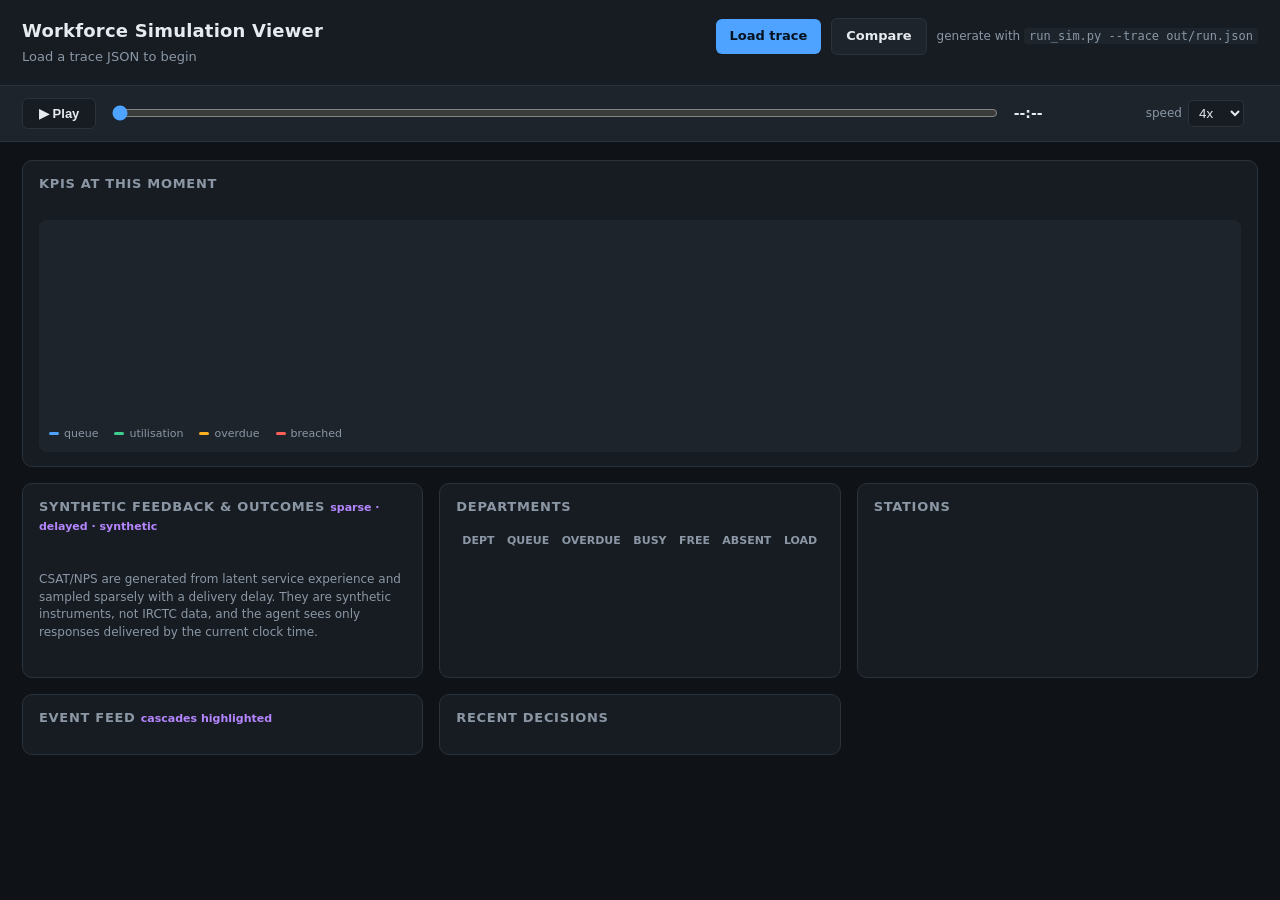
<file: viz/index.html>
<!doctype html>
<html lang="en">
<head>
<meta charset="utf-8">
<meta name="viewport" content="width=device-width, initial-scale=1">
<title>Workforce Simulation Viewer</title>
<link rel="stylesheet" href="style.css">
</head>
<body>
<header>
  <div class="brand">
    <h1>Workforce Simulation Viewer</h1>
    <p class="sub" id="runmeta">Load a trace JSON to begin</p>
  </div>
  <div class="loader">
    <label class="filebtn">Load trace<input type="file" id="file" accept="application/json"></label>
    <label class="filebtn secondary">Compare<input type="file" id="fileB" accept="application/json"></label>
    <span class="hint">generate with <code>run_sim.py --trace out/run.json</code></span>
  </div>
</header>

<section class="controls">
  <button id="play">▶ Play</button>
  <input type="range" id="scrub" min="0" max="100" value="0">
  <span class="clock" id="clock">--:--</span>
  <label class="speed">speed
    <select id="speed">
      <option value="1">1x</option>
      <option value="4" selected>4x</option>
      <option value="16">16x</option>
      <option value="64">64x</option>
    </select>
  </label>
  <span class="regime" id="regime"></span>
</section>

<main>
  <section class="panel kpis">
    <h2>KPIs at this moment</h2>
    <div class="kpigrid" id="kpigrid"></div>
    <div class="chartwrap">
      <svg id="chart" viewBox="0 0 720 190" preserveAspectRatio="none"></svg>
      <div class="legend">
        <span><i class="sw queue"></i>queue</span>
        <span><i class="sw util"></i>utilisation</span>
        <span><i class="sw overdue"></i>overdue</span>
        <span><i class="sw breach"></i>breached</span>
      </div>
    </div>
  </section>

  <section class="panel">
    <h2>Synthetic feedback &amp; outcomes <span class="tag">sparse · delayed · synthetic</span></h2>
    <div class="kpigrid" id="fbgrid"></div>
    <p class="empty">CSAT/NPS are generated from latent service experience and sampled
    sparsely with a delivery delay. They are synthetic instruments, not IRCTC data,
    and the agent sees only responses delivered by the current clock time.</p>
  </section>

  <section class="panel">
    <h2>Departments</h2>
    <table class="depttable">
      <thead><tr><th>Dept</th><th>Queue</th><th>Overdue</th><th>Busy</th><th>Free</th><th>Absent</th><th>Load</th></tr></thead>
      <tbody id="depts"></tbody>
    </table>
  </section>

  <section class="panel">
    <h2>Stations</h2>
    <div class="stations" id="stations"></div>
  </section>

  <section class="panel feed">
    <h2>Event feed <span class="tag">cascades highlighted</span></h2>
    <div id="events"></div>
  </section>

  <section class="panel feed">
    <h2>Recent decisions</h2>
    <div id="decisions"></div>
  </section>

  <section class="panel" id="comparepanel" hidden>
    <h2>Policy comparison</h2>
    <div id="compare"></div>
  </section>
</main>

<script src="app.js"></script>
</body>
</html>
</file>
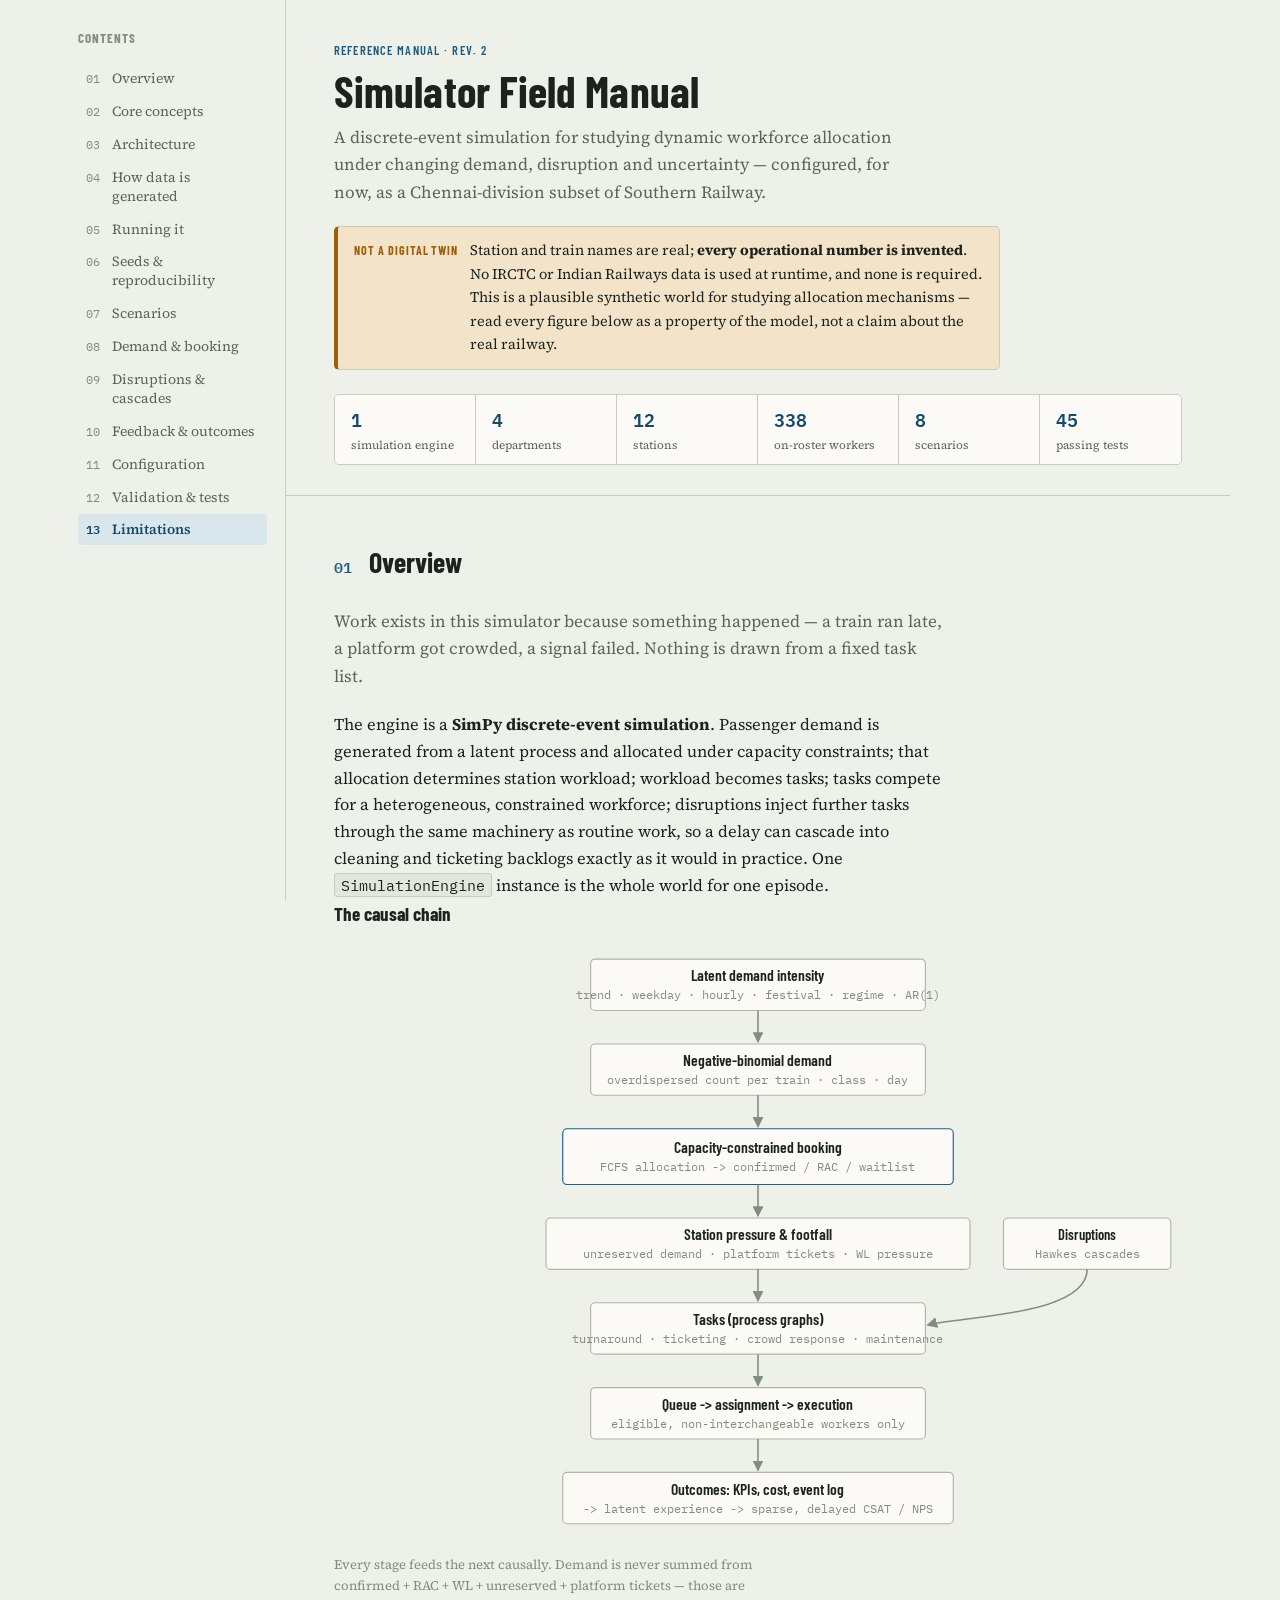
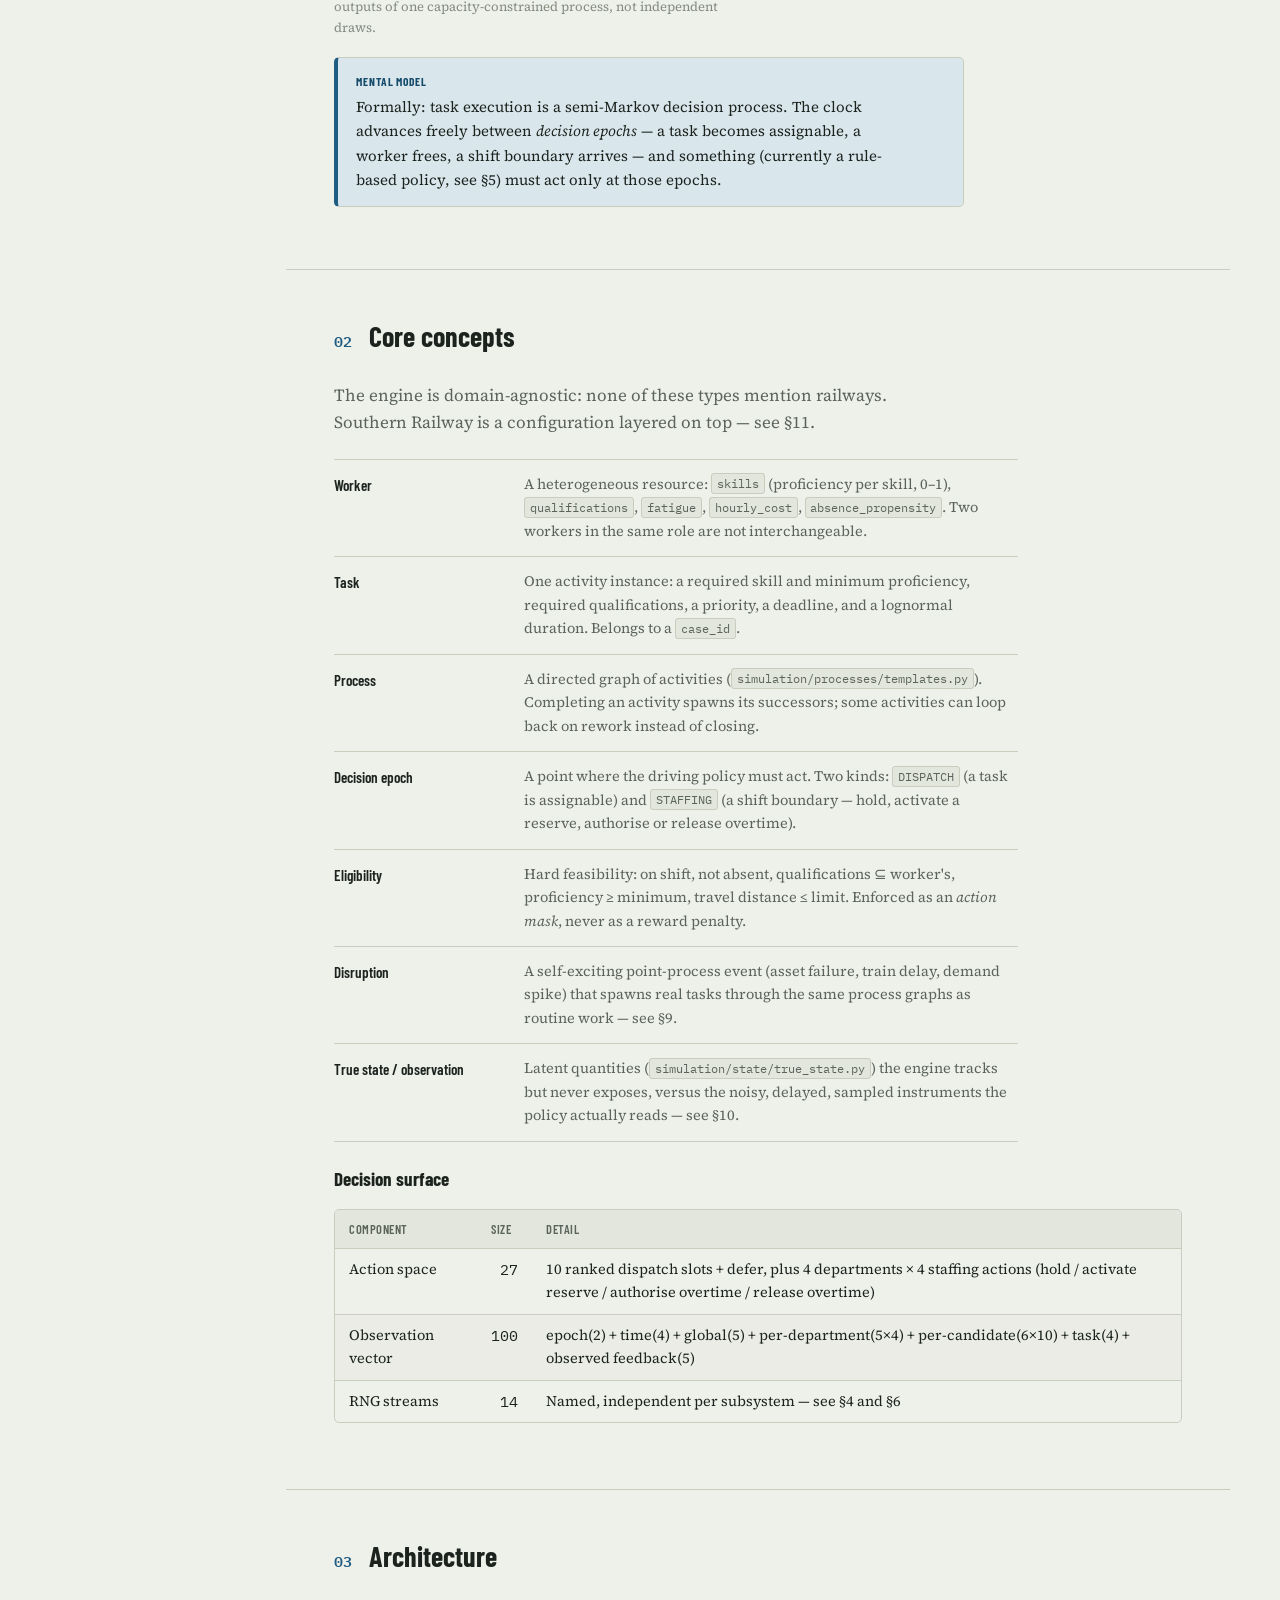
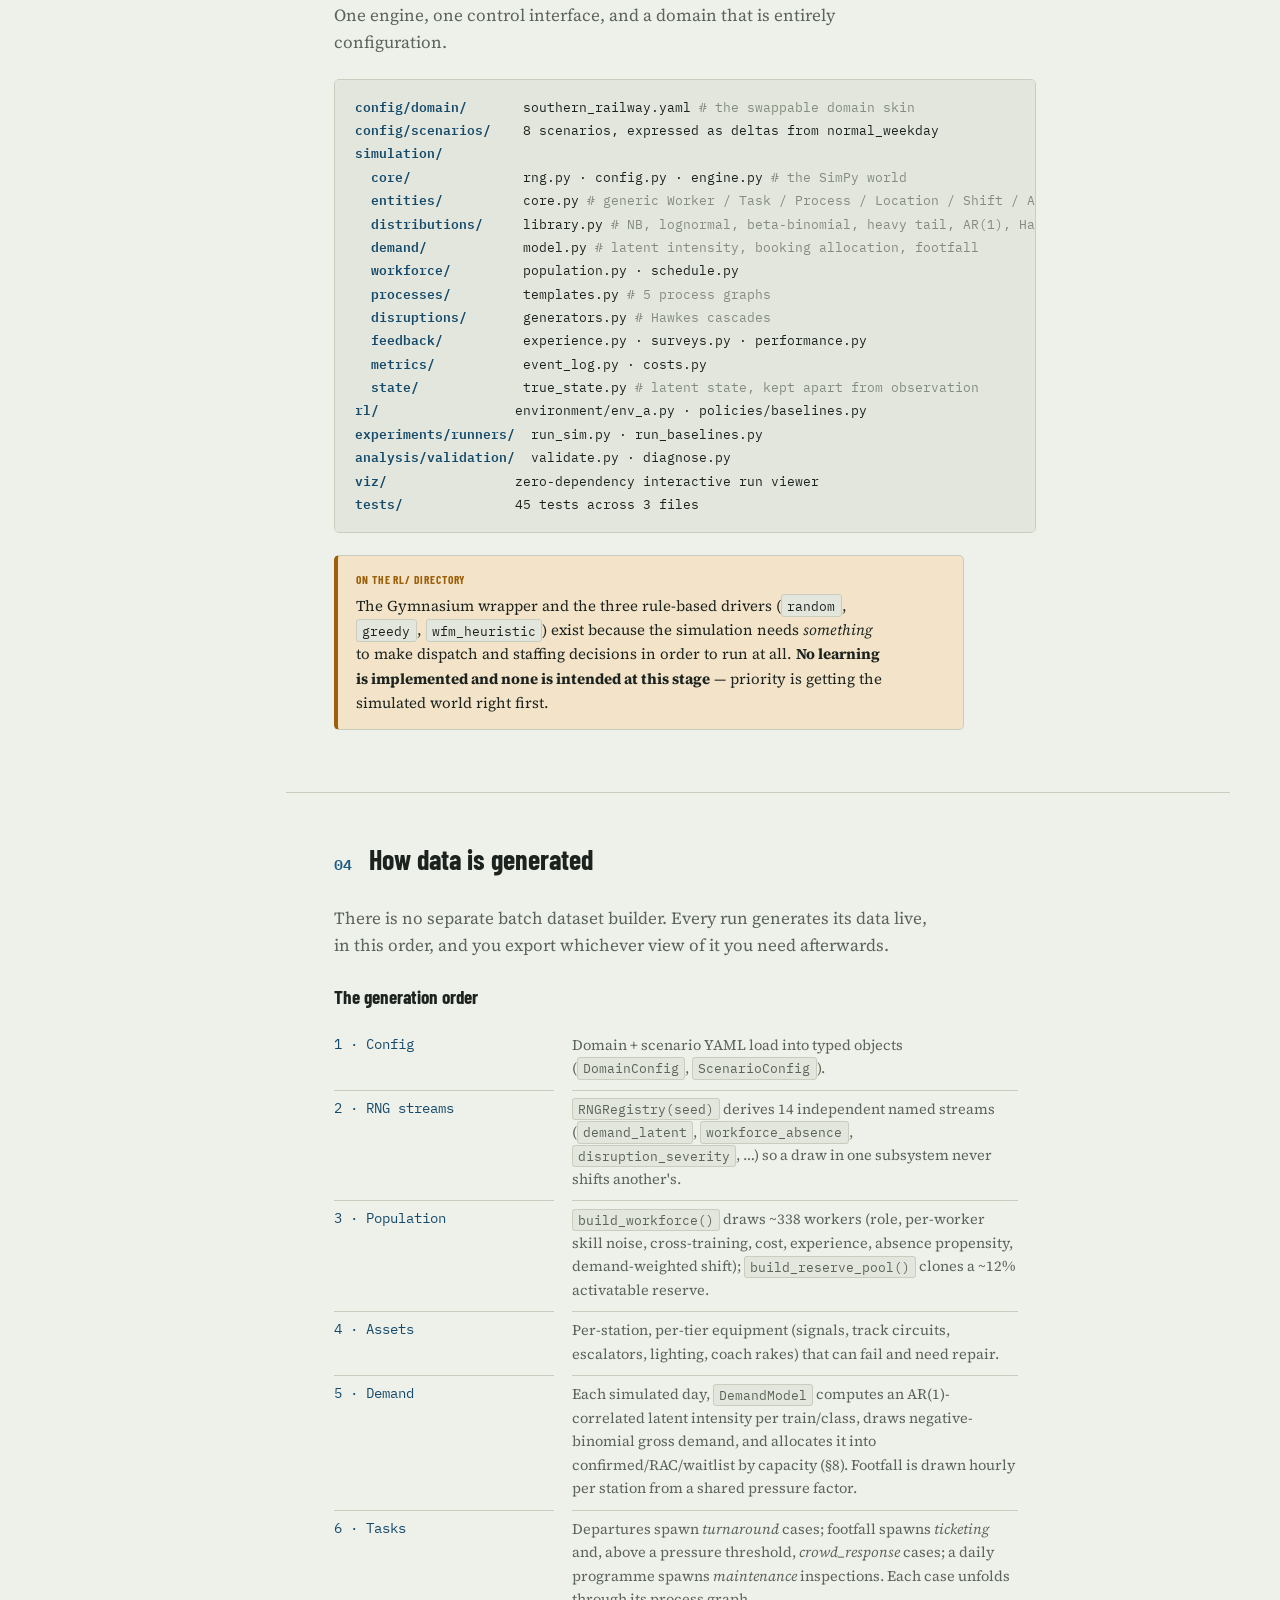
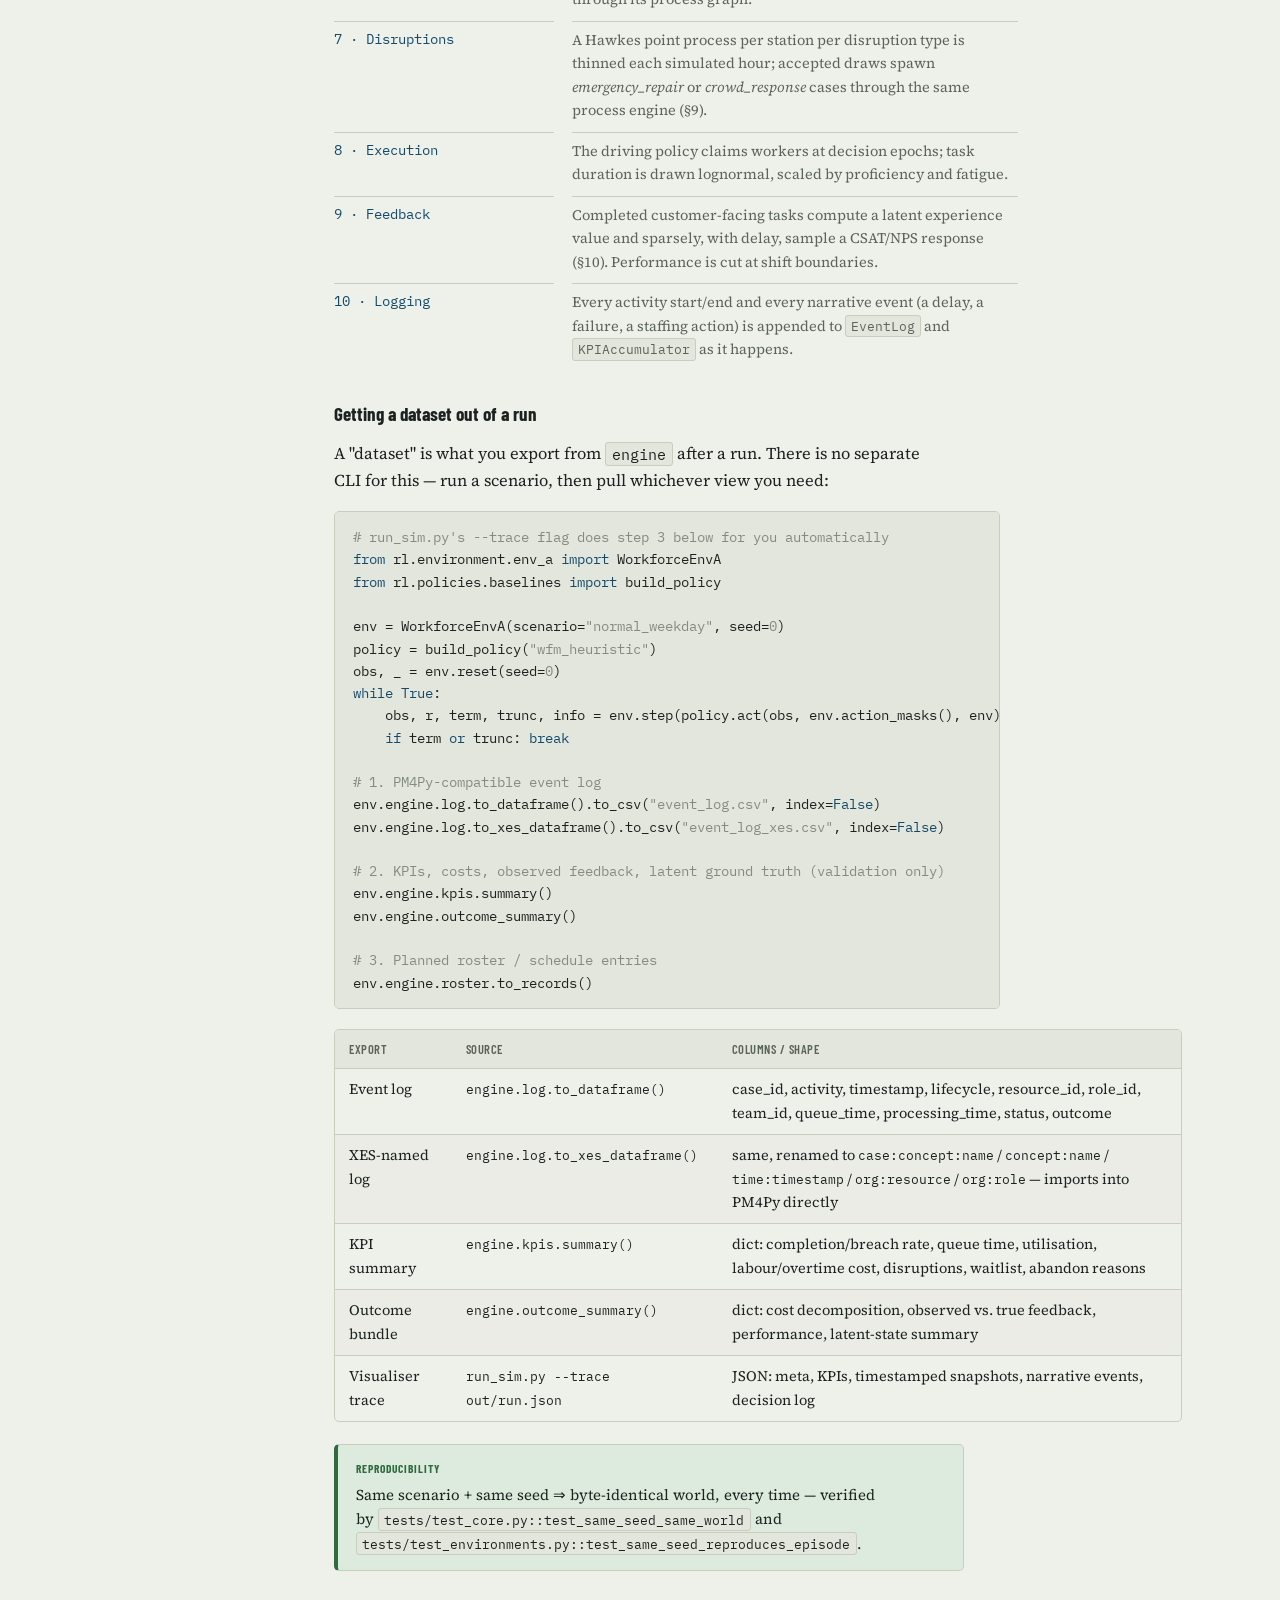
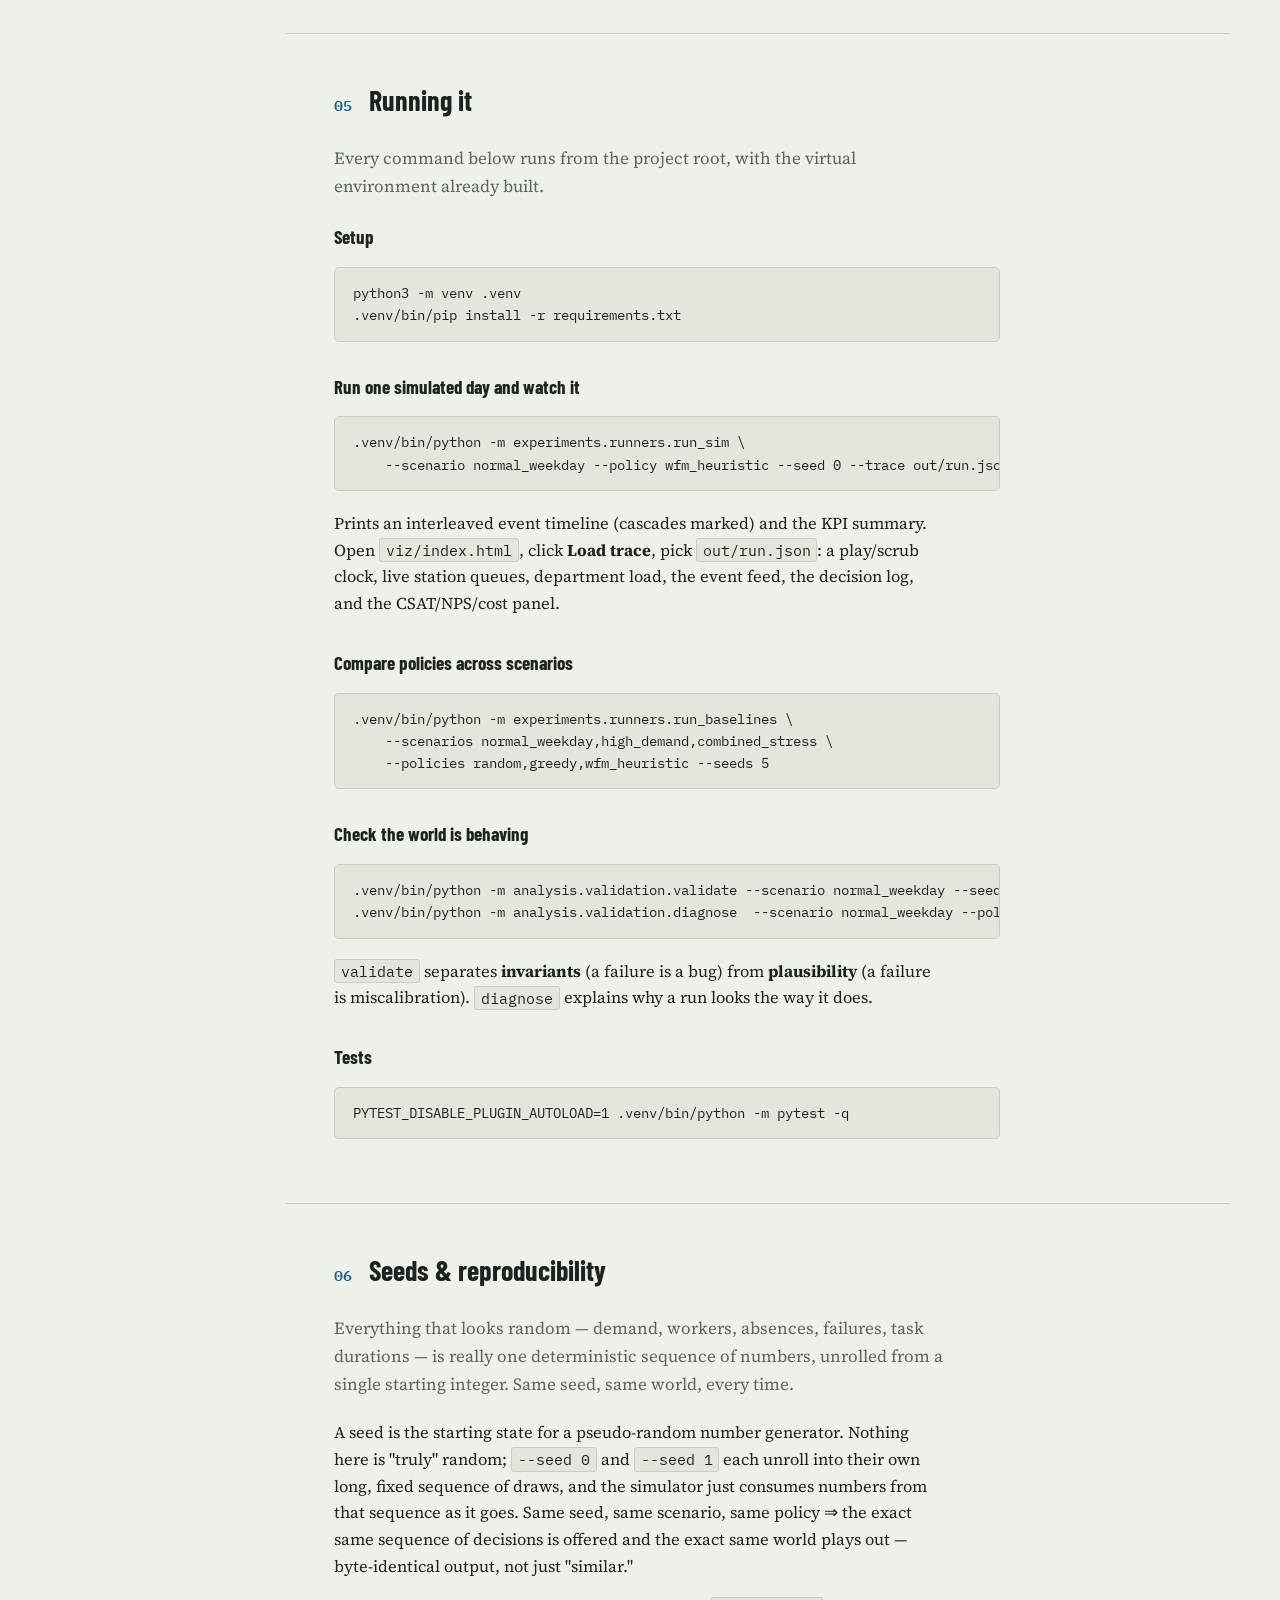
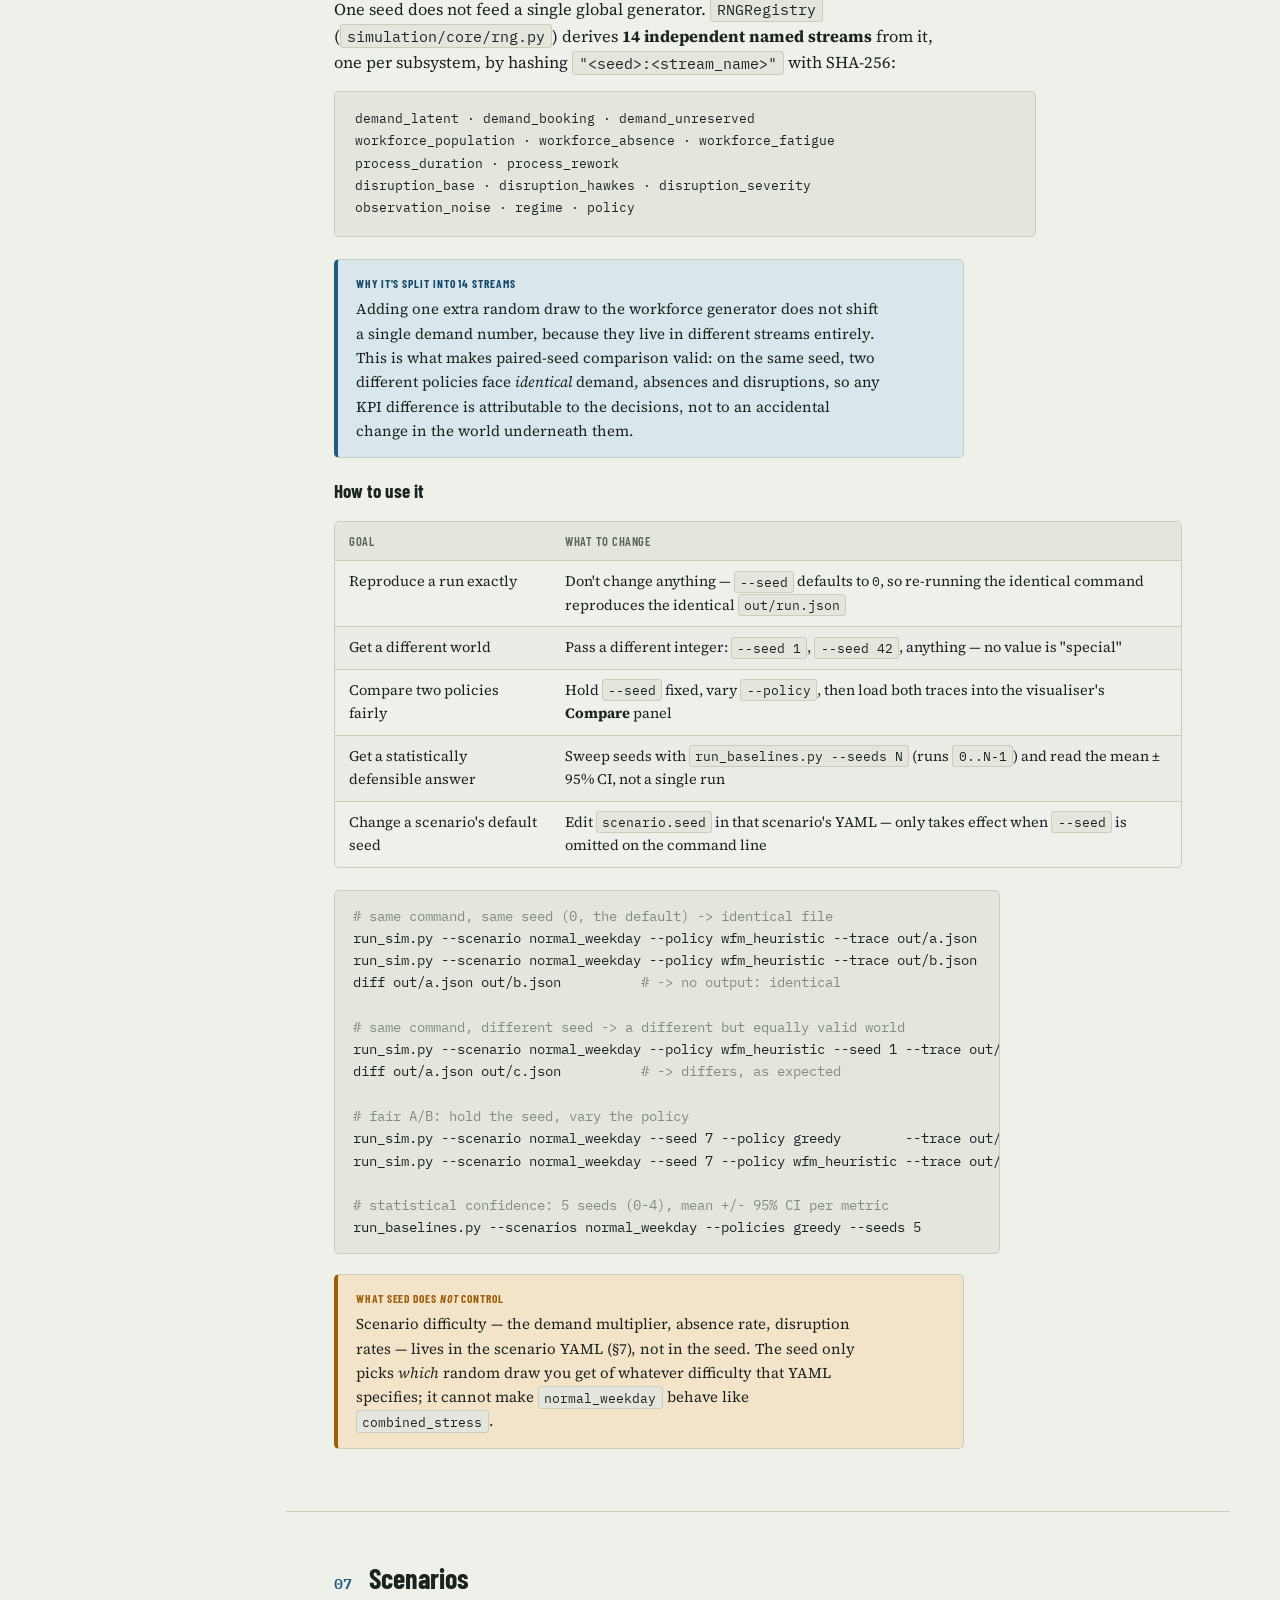
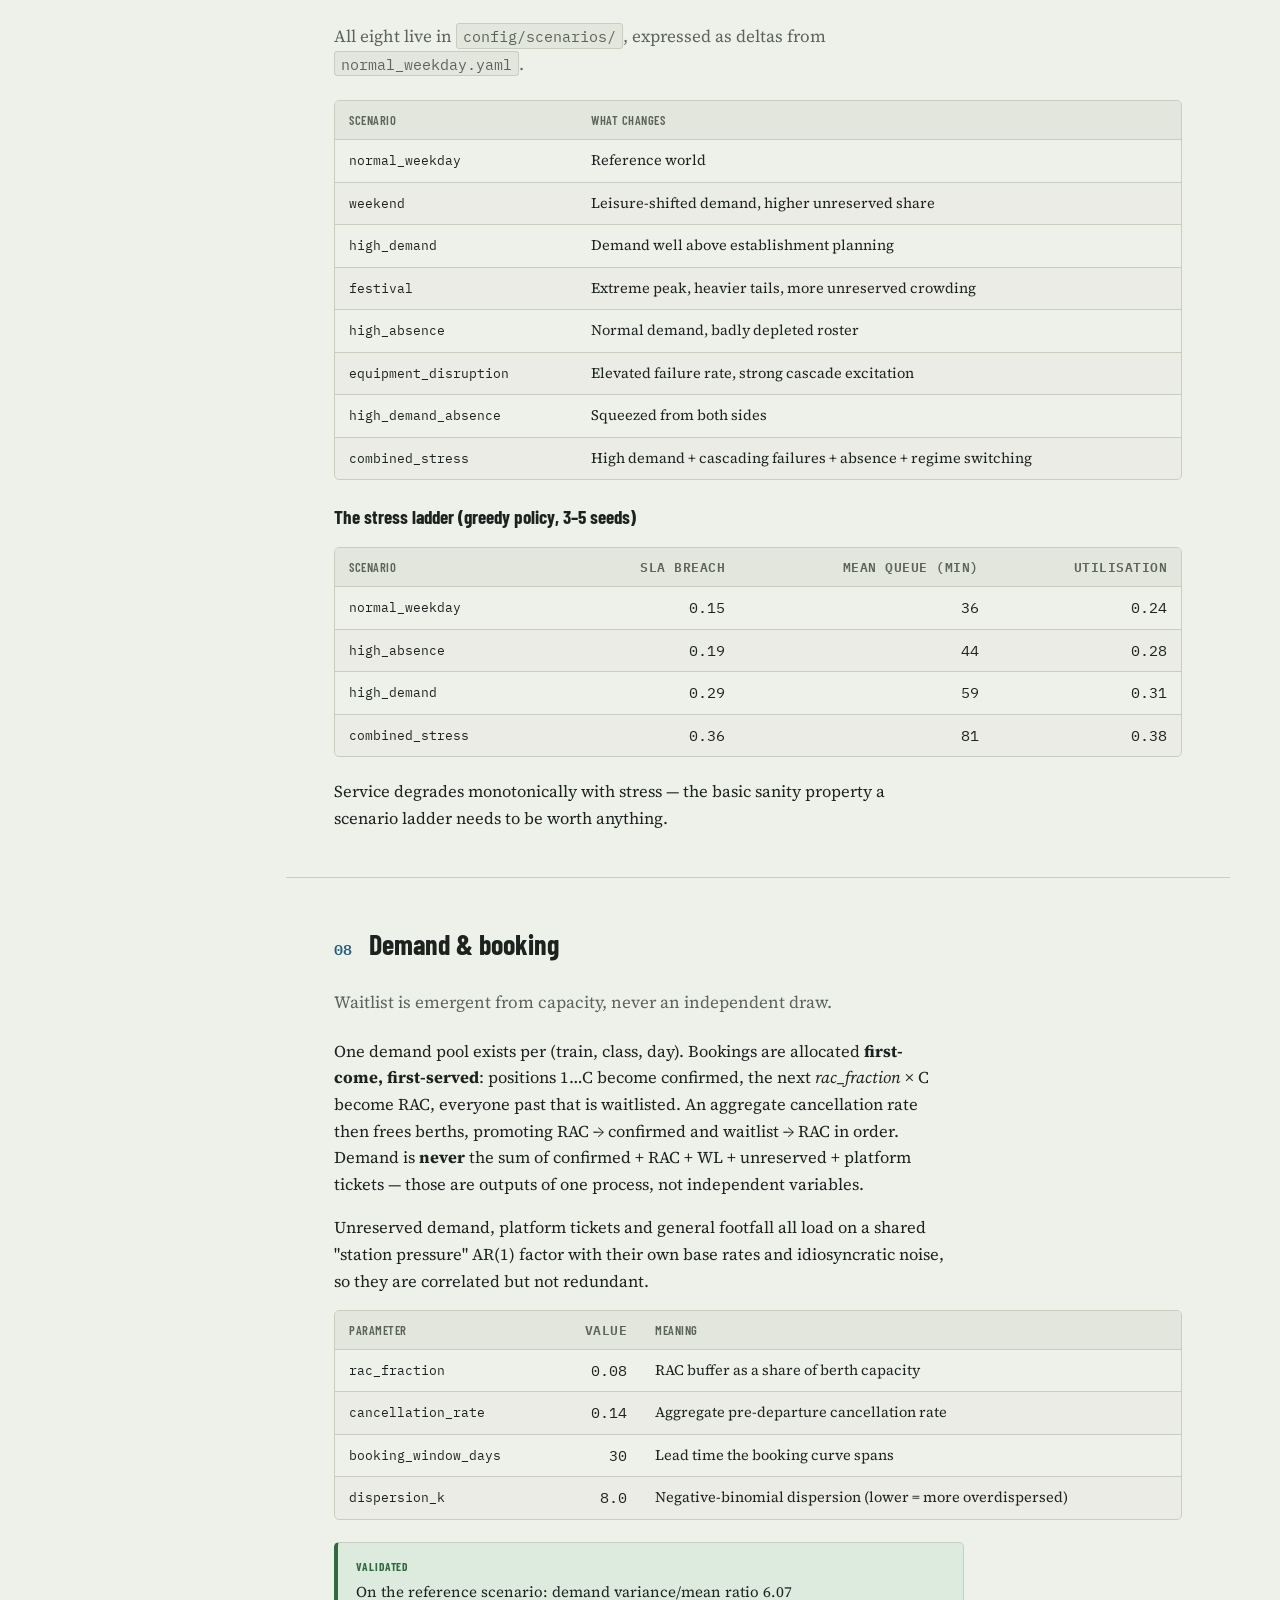
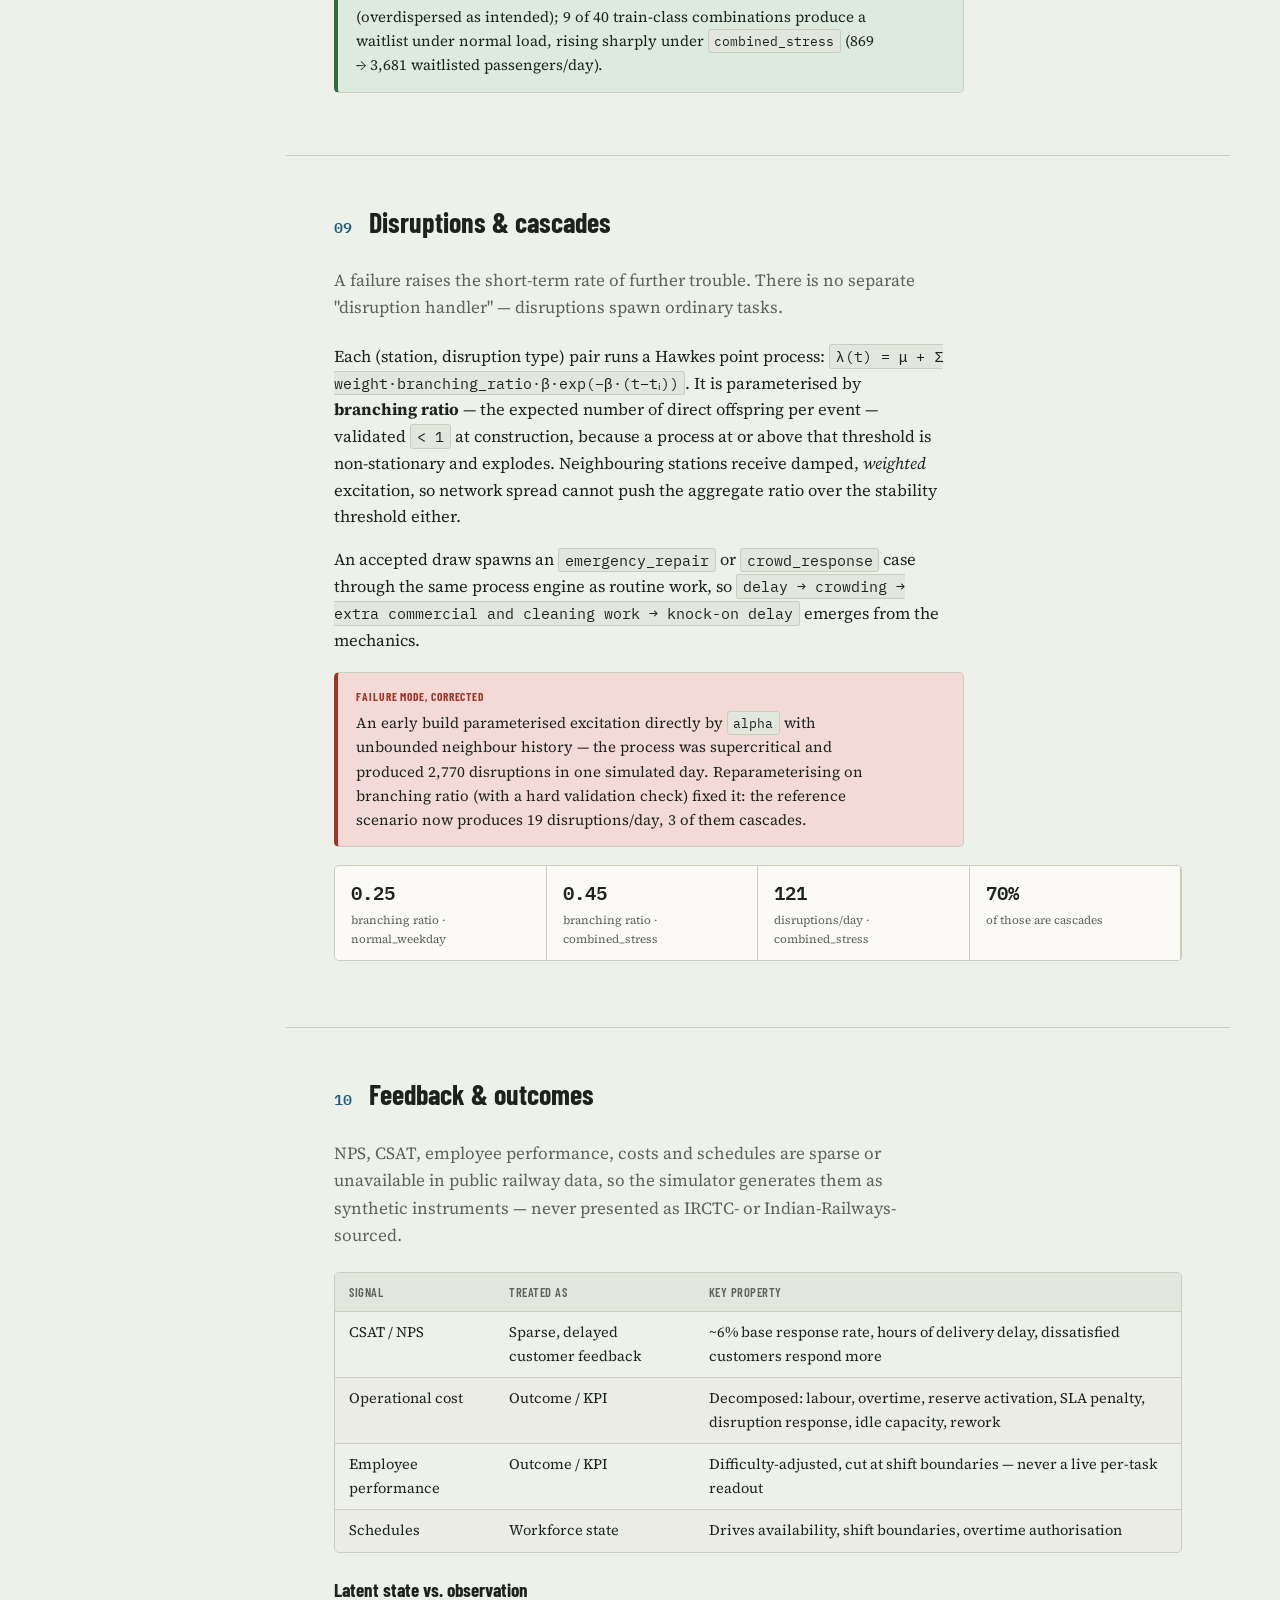
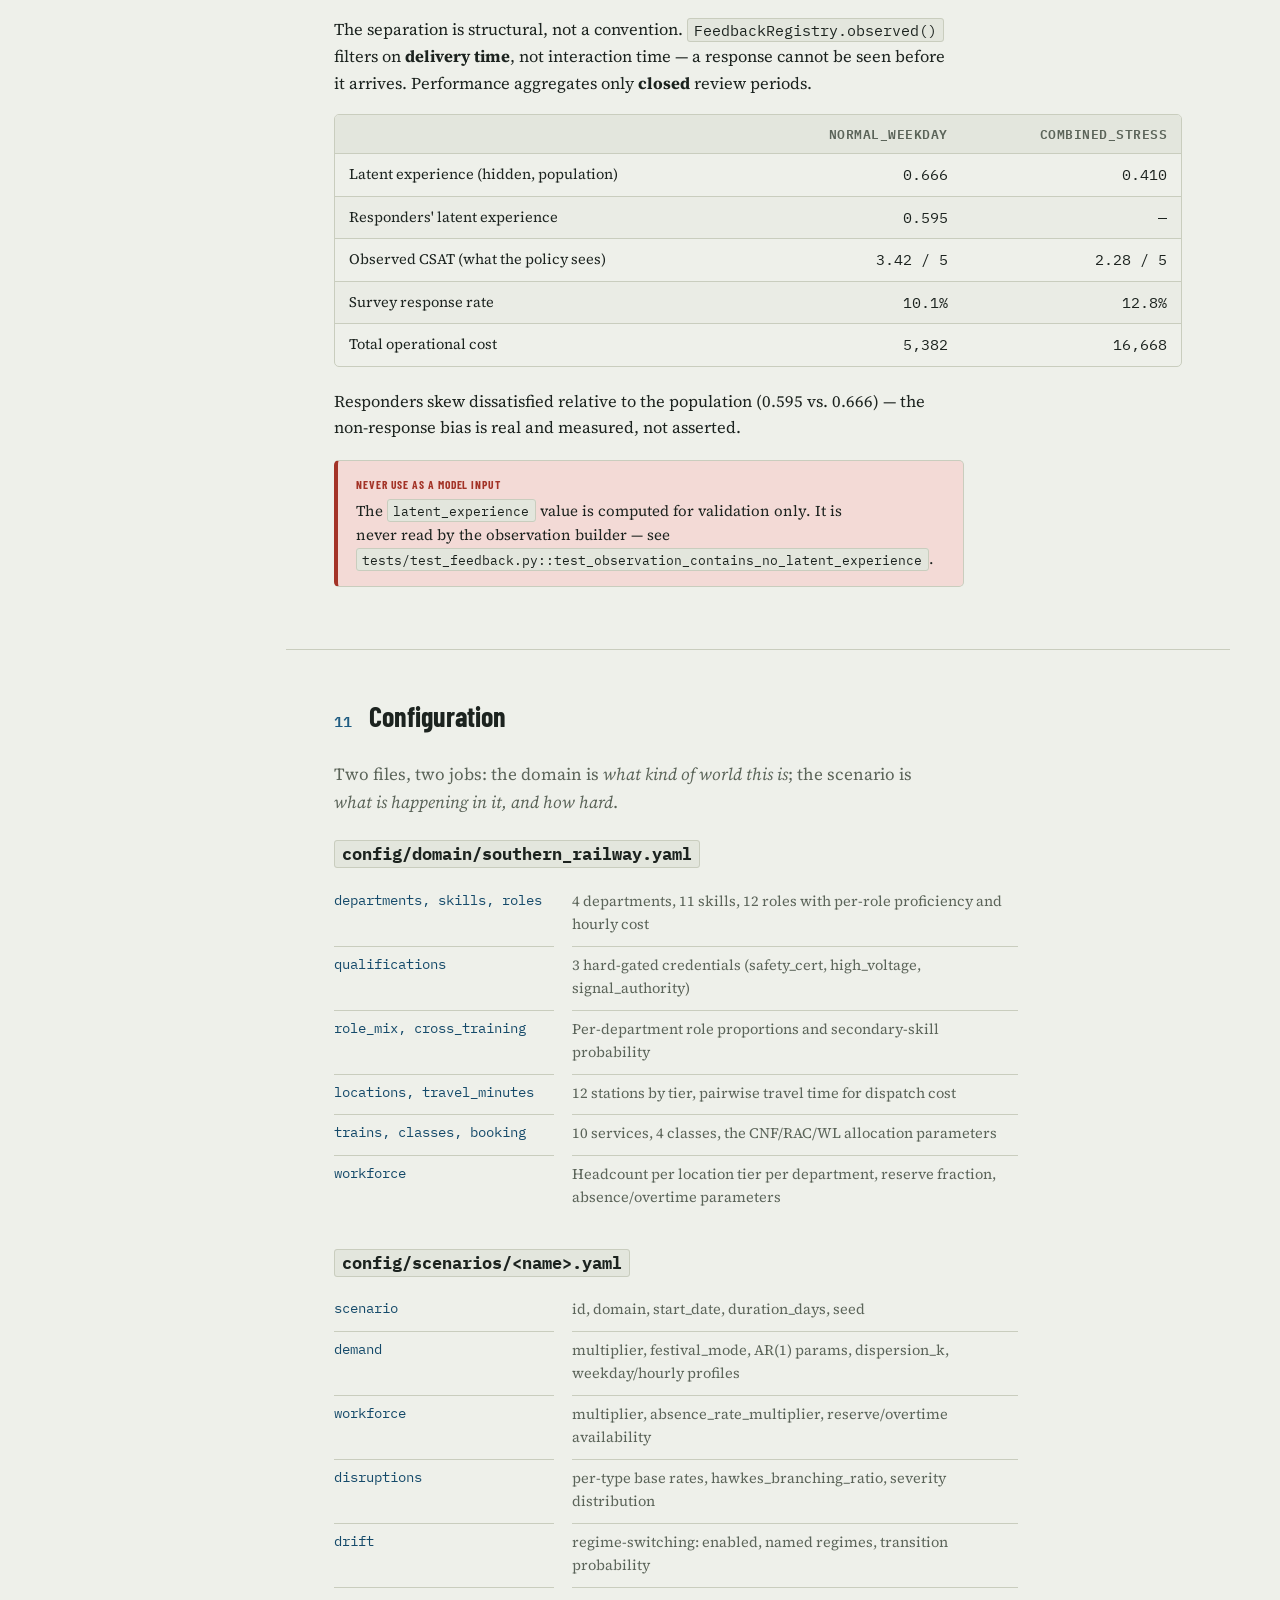
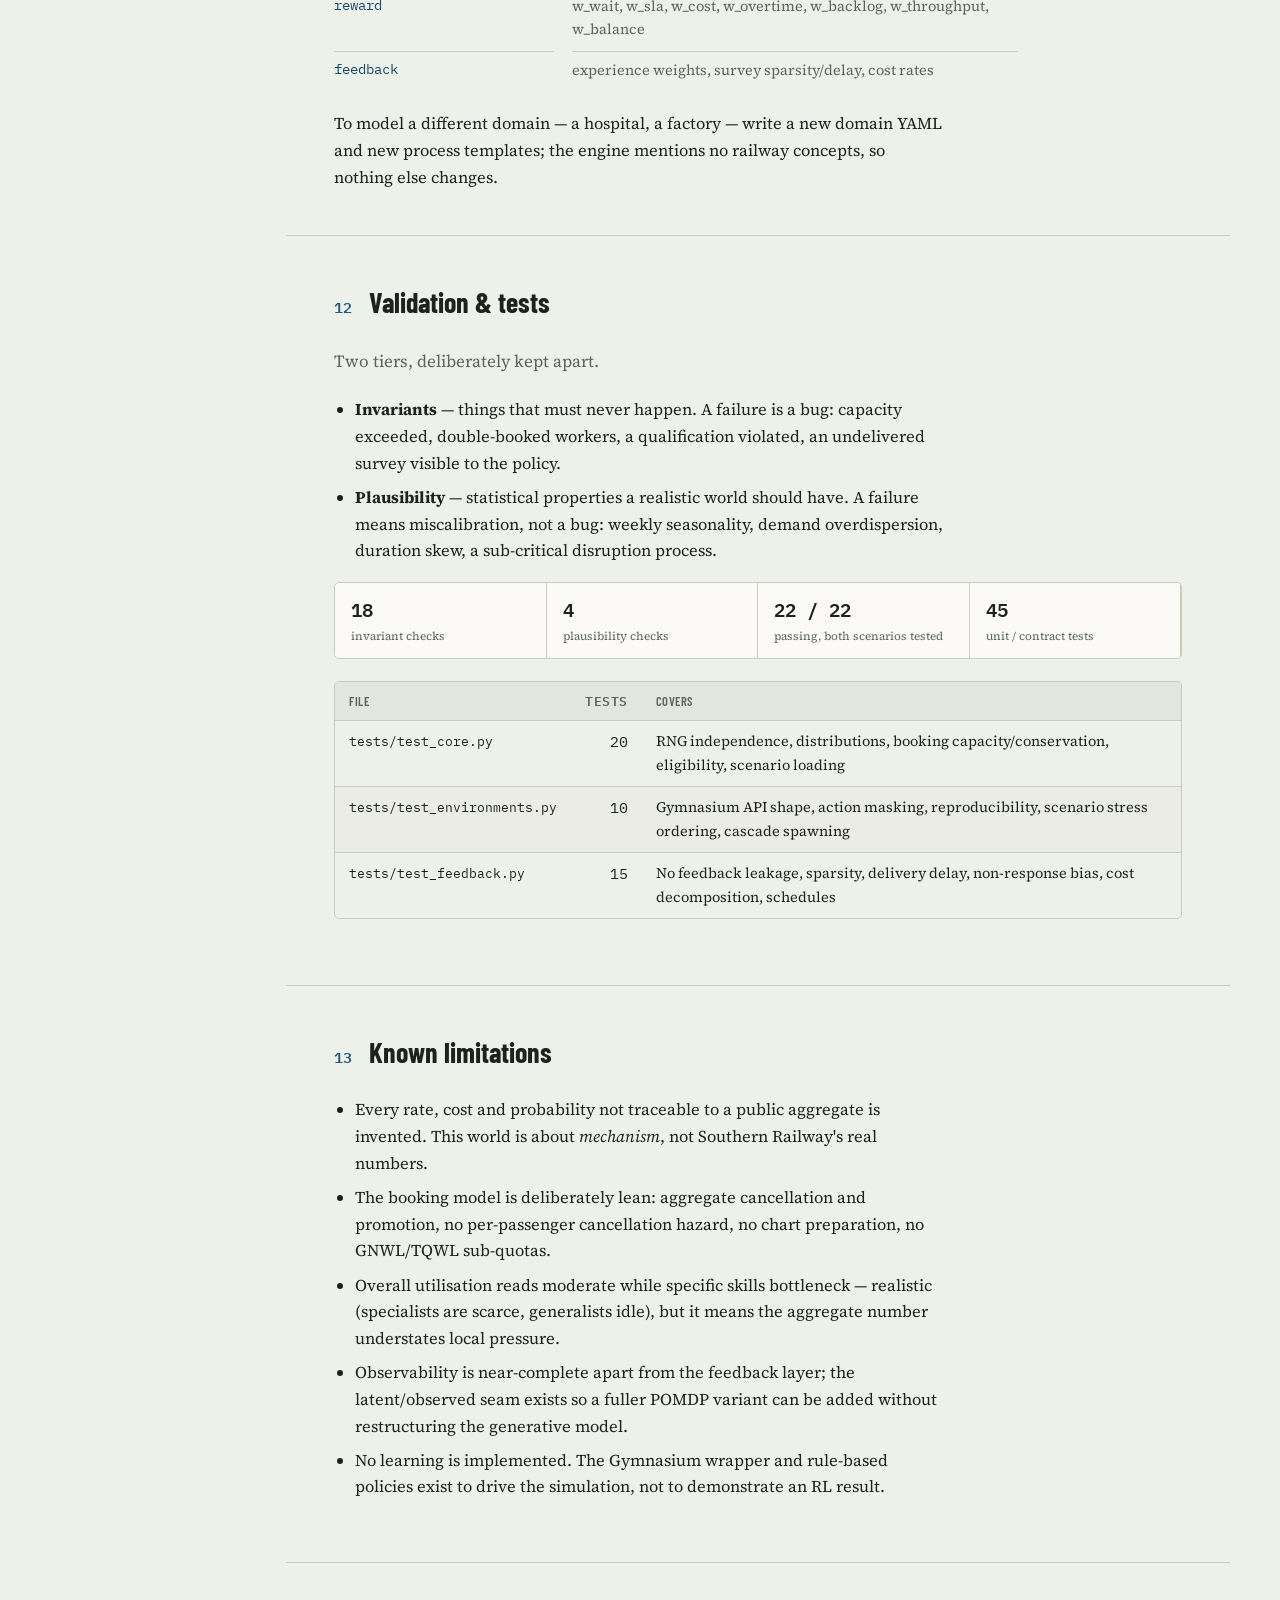
<file: MANUAL.html>
<!DOCTYPE html>
<html lang="en">
<head>
<meta charset="utf-8">
<meta name="viewport" content="width=device-width, initial-scale=1">
<meta name="color-scheme" content="light dark">
<title>Simulator Field Manual</title>
<link rel="stylesheet" href="https://fonts.googleapis.com/css2?family=Barlow+Condensed:wght@500;600;700&family=Source+Serif+4:opsz,wght@8..60,400;8..60,500;8..60,600;8..60,700&family=IBM+Plex+Mono:wght@400;500;600&display=swap">
<style>
  /* ---------------------------------------------------------------- tokens */
  :root{
    --bg:#EEF0EA;
    --surface:#FBFAF6;
    --surface-2:#E3E6DD;
    --border:#C9CDBE;
    --border-strong:#AFB5A2;
    --text:#1C231F;
    --text-dim:#5B6459;
    --text-faint:#838C7E;
    --accent:#1F5C82;
    --accent-strong:#154A6A;
    --accent-soft:#D9E6EC;
    --ok:#2F6B3E;
    --ok-soft:#DCEBDD;
    --warn:#9C5F0A;
    --warn-soft:#F3E4C9;
    --danger:#A33327;
    --danger-soft:#F3DAD6;
    --shadow: 0 1px 2px rgba(28,35,31,0.06), 0 6px 20px -8px rgba(28,35,31,0.12);
    --radius: 5px;
    --display: "Barlow Condensed", "Arial Narrow", sans-serif;
    --body: "Source Serif 4", Georgia, "Times New Roman", serif;
    --mono: "IBM Plex Mono", "SFMono-Regular", Consolas, monospace;
  }
  @media (prefers-color-scheme: dark){
    :root:not([data-theme="light"]){
      --bg:#10161A;
      --surface:#171F24;
      --surface-2:#1E282E;
      --border:#2E3A40;
      --border-strong:#3C4A51;
      --text:#E7EDE9;
      --text-dim:#9AA8A1;
      --text-faint:#6E7B75;
      --accent:#74B4DA;
      --accent-strong:#9BCBE8;
      --accent-soft:#1C3644;
      --ok:#6FCB84;
      --ok-soft:#163322;
      --warn:#E0A94B;
      --warn-soft:#3A2B10;
      --danger:#E2776A;
      --danger-soft:#3A1D18;
      --shadow: 0 1px 2px rgba(0,0,0,0.3), 0 10px 28px -10px rgba(0,0,0,0.5);
    }
  }
  :root[data-theme="dark"]{
    --bg:#10161A; --surface:#171F24; --surface-2:#1E282E; --border:#2E3A40; --border-strong:#3C4A51;
    --text:#E7EDE9; --text-dim:#9AA8A1; --text-faint:#6E7B75;
    --accent:#74B4DA; --accent-strong:#9BCBE8; --accent-soft:#1C3644;
    --ok:#6FCB84; --ok-soft:#163322; --warn:#E0A94B; --warn-soft:#3A2B10; --danger:#E2776A; --danger-soft:#3A1D18;
    --shadow: 0 1px 2px rgba(0,0,0,0.3), 0 10px 28px -10px rgba(0,0,0,0.5);
  }

  /* ------------------------------------------------------------------ base */
  *{box-sizing:border-box;}
  html,body{ margin:0; padding:0; }
  body{
    background:var(--bg); color:var(--text);
    font-family:var(--body); font-size:16.5px; line-height:1.62;
  }
  h1,h2,h3,h4{ font-family:var(--display); font-weight:700; text-wrap:balance; margin:0; color:var(--text); }
  a{ color:var(--accent); text-decoration-thickness:1px; text-underline-offset:2px; }
  a:focus-visible, button:focus-visible, .toc a:focus-visible{ outline:2px solid var(--accent); outline-offset:2px; border-radius:2px; }
  code, .mono{ font-family:var(--mono); }
  p{ margin:0 0 1em; max-width:66ch; }
  p:last-child{ margin-bottom:0; }
  .eyebrow{
    font-family:var(--display); font-weight:600; font-size:12.5px; letter-spacing:.09em;
    text-transform:uppercase; color:var(--accent);
  }
  ::selection{ background:var(--accent-soft); }

  /* --------------------------------------------------------------- layout */
  .layout{
    display:grid; grid-template-columns: 236px minmax(0,1fr); gap:0;
    max-width:1180px; margin:0 auto;
  }
  .toc{
    position:sticky; top:0; align-self:start; height:100vh; overflow-y:auto;
    padding:28px 18px 40px 28px; border-right:1px solid var(--border);
  }
  .toc-title{ font-family:var(--display); font-weight:700; font-size:13px; letter-spacing:.08em;
    text-transform:uppercase; color:var(--text-faint); margin-bottom:14px; }
  .toc ol{ list-style:none; margin:0; padding:0; display:flex; flex-direction:column; gap:2px; }
  .toc a{
    display:flex; gap:9px; align-items:baseline; padding:6px 8px; border-radius:4px;
    color:var(--text-dim); text-decoration:none; font-size:14px; line-height:1.35;
  }
  .toc a:hover{ background:var(--surface-2); color:var(--text); }
  .toc a.active{ background:var(--accent-soft); color:var(--accent-strong); font-weight:600; }
  .toc .n{ font-family:var(--mono); font-size:12px; color:var(--text-faint); min-width:1.4em; }
  .toc a.active .n{ color:var(--accent-strong); }

  main{ padding:0 0 90px; min-width:0; }

  /* ---------------------------------------------------------------- head */
  .masthead{ padding:40px 48px 30px; border-bottom:1px solid var(--border); }
  .masthead h1{ font-size:44px; line-height:1.03; margin:8px 0 10px; letter-spacing:.002em; }
  .masthead .scope{ font-family:var(--body); font-size:17px; color:var(--text-dim); max-width:62ch; margin:0 0 20px; }
  .caution{
    display:flex; gap:12px; align-items:flex-start; background:var(--warn-soft);
    border:1px solid var(--border);
    border-left:4px solid var(--warn); border-radius:var(--radius); padding:12px 16px; max-width:74ch;
  }
  .caution .tag{ font-family:var(--display); font-weight:700; font-size:12px; letter-spacing:.08em;
    text-transform:uppercase; color:var(--warn); white-space:nowrap; padding-top:2px; }
  .caution p{ margin:0; font-size:14.5px; color:var(--text); }
  .facts{ display:flex; flex-wrap:wrap; gap:0; margin-top:24px; border:1px solid var(--border); border-radius:var(--radius); overflow:hidden; }
  .facts .fact{ flex:1 1 120px; padding:10px 16px; border-right:1px solid var(--border); background:var(--surface); }
  .facts .fact:last-child{ border-right:none; }
  .facts .fact .v{ font-family:var(--mono); font-weight:600; font-size:18px; color:var(--accent-strong); font-variant-numeric:tabular-nums; }
  .facts .fact .k{ font-size:11.5px; color:var(--text-dim); margin-top:2px; }

  /* ------------------------------------------------------------- chapter */
  .chapter{ padding:44px 48px; border-bottom:1px solid var(--border); scroll-margin-top:20px; }
  .chapter:last-child{ border-bottom:none; }
  .chapter-head{ display:flex; align-items:baseline; gap:16px; margin-bottom:22px; }
  .chapter-num{ font-family:var(--mono); font-size:15px; color:var(--accent); font-weight:600; letter-spacing:.02em; }
  .chapter h2{ font-size:28px; letter-spacing:.001em; }
  .chapter > .lede{ font-size:17px; color:var(--text-dim); max-width:68ch; margin-bottom:22px; }
  .chapter h3{ font-size:19px; margin:30px 0 12px; color:var(--text); }
  .chapter h3:first-of-type{ margin-top:0; }
  .prose{ max-width:68ch; }
  .prose p, .prose ul{ max-width:68ch; }
  .prose ul{ margin:0 0 1em; padding-left:1.3em; }
  .prose li{ margin-bottom:.45em; }
  .prose li:last-child{ margin-bottom:0; }

  /* ------------------------------------------------------------ callouts */
  .callout{ border-radius:var(--radius); border:1px solid var(--border); border-left:4px solid var(--accent);
    background:var(--surface); padding:14px 18px; margin:18px 0; max-width:70ch; break-inside:avoid; }
  .callout p{ margin:0; font-size:15px; }
  .callout .tag{ display:block; font-family:var(--display); font-weight:700; font-size:11.5px;
    letter-spacing:.08em; text-transform:uppercase; margin-bottom:5px; }
  .callout.note{ border-left-color:var(--accent); background:var(--accent-soft); }
  .callout.note .tag{ color:var(--accent-strong); }
  .callout.ok{ border-left-color:var(--ok); background:var(--ok-soft); }
  .callout.ok .tag{ color:var(--ok); }
  .callout.warn{ border-left-color:var(--warn); background:var(--warn-soft); }
  .callout.warn .tag{ color:var(--warn); }
  .callout.danger{ border-left-color:var(--danger); background:var(--danger-soft); }
  .callout.danger .tag{ color:var(--danger); }

  /* ---------------------------------------------------------------- code */
  .codeblock{
    background:var(--surface-2); border:1px solid var(--border); border-radius:var(--radius);
    padding:14px 18px; overflow-x:auto; margin:14px 0 20px; max-width:74ch; break-inside:avoid;
  }
  .codeblock pre{ margin:0; font-family:var(--mono); font-size:13.5px; line-height:1.65; color:var(--text); white-space:pre; }
  .codeblock .c{ color:var(--text-faint); }
  .codeblock .k{ color:var(--accent-strong); }
  .inline-code{ font-family:var(--mono); font-size:.89em; background:var(--surface-2); padding:.12em .4em; border-radius:3px; border:1px solid var(--border); }

  /* -------------------------------------------------------------- tables */
  .tablewrap{ overflow-x:auto; margin:14px 0 22px; border:1px solid var(--border); border-radius:var(--radius); break-inside:avoid; }
  table{ border-collapse:collapse; width:100%; min-width:480px; font-size:14.5px; }
  th, td{ padding:9px 14px; text-align:left; border-bottom:1px solid var(--border); vertical-align:top; }
  thead th{ font-family:var(--display); font-weight:600; font-size:12.5px; letter-spacing:.04em;
    text-transform:uppercase; color:var(--text-dim); background:var(--surface-2); white-space:nowrap; }
  tbody tr:last-child td{ border-bottom:none; }
  tbody tr:nth-child(even){ background:color-mix(in srgb, var(--surface-2) 40%, transparent); }
  td.num, th.num{ font-family:var(--mono); font-variant-numeric:tabular-nums; text-align:right; }
  td code{ font-size:13px; }

  /* --------------------------------------------------------------- dlist */
  .keymap{ display:grid; grid-template-columns: minmax(140px,220px) 1fr; gap:2px 18px; margin:14px 0 22px; max-width:76ch; }
  .keymap dt{ font-family:var(--mono); font-size:13.5px; color:var(--accent-strong); padding:7px 0; border-top:1px solid var(--border); }
  .keymap dd{ margin:0; padding:7px 0; border-top:1px solid var(--border); font-size:14.5px; color:var(--text-dim); }
  .keymap dt:first-of-type, .keymap dd:first-of-type{ border-top:none; }

  /* ------------------------------------------------------------- tree/fs */
  .tree{ background:var(--surface-2); border:1px solid var(--border); border-radius:var(--radius);
    padding:16px 20px; overflow-x:auto; margin:14px 0 22px; max-width:78ch; break-inside:avoid; }
  .tree pre{ margin:0; font-family:var(--mono); font-size:13px; line-height:1.72; }
  .tree .dir{ color:var(--accent-strong); font-weight:600; }
  .tree .cm{ color:var(--text-faint); }

  /* ------------------------------------------------------------- glossary */
  .glossary{ display:flex; flex-direction:column; gap:0; margin:14px 0 22px; border-top:1px solid var(--border); max-width:76ch; }
  .gterm{ display:grid; grid-template-columns: 172px 1fr; gap:18px; padding:13px 0; border-bottom:1px solid var(--border); break-inside:avoid; }
  .gterm dt{ font-family:var(--display); font-weight:600; font-size:15px; color:var(--text); }
  .gterm dd{ margin:0; font-size:14.5px; color:var(--text-dim); }
  .gterm dd .inline-code{ font-size:.85em; }

  /* --------------------------------------------------------------- stats */
  .statrow{ display:flex; gap:0; flex-wrap:wrap; margin:14px 0 22px; border:1px solid var(--border); border-radius:var(--radius); overflow:hidden; break-inside:avoid; }
  .statrow .cell{ flex:1 1 130px; padding:12px 16px; background:var(--surface); border-right:1px solid var(--border); border-top:1px solid var(--border); }
  .statrow .cell:nth-child(-n+99){ border-top:none; }
  .statrow .cell .v{ font-family:var(--mono); font-weight:600; font-size:19px; color:var(--text); font-variant-numeric:tabular-nums; }
  .statrow .cell .k{ font-size:11.5px; color:var(--text-dim); margin-top:2px; }

  /* -------------------------------------------------------------- diagram */
  .diagram{ margin:18px 0 26px; break-inside:avoid; }
  .diagram svg{ width:100%; height:auto; display:block; }
  .diagram-caption{ font-size:13px; color:var(--text-faint); margin-top:8px; max-width:60ch; }

  /* -------------------------------------------------------------- footer */
  footer{ padding:34px 48px 60px; }
  footer p{ font-size:13.5px; color:var(--text-faint); max-width:68ch; }

  /* ------------------------------------------------------------ responsive */
  @media (max-width: 880px){
    .layout{ grid-template-columns: 1fr; }
    .toc{ position:sticky; top:0; z-index:5; height:auto; width:100%; border-right:none; border-bottom:1px solid var(--border);
      padding:12px 16px; background:var(--bg); }
    .toc-title{ display:none; }
    .toc ol{ flex-direction:row; overflow-x:auto; gap:4px; padding-bottom:2px; }
    .toc a{ white-space:nowrap; padding:6px 10px; }
    .masthead{ padding:28px 22px 24px; }
    .masthead h1{ font-size:34px; }
    .chapter{ padding:32px 22px; }
    footer{ padding:24px 22px 48px; }
  }

  /* ----------------------------------------------------------------- print */
  @media print{
    :root{ --bg:#ffffff; --surface:#ffffff; --surface-2:#f2f2ee; }
    *{ -webkit-print-color-adjust:exact; print-color-adjust:exact; }
    @page{ margin:16mm 14mm; }
    body{ font-size:12.5px; }
    .layout{ grid-template-columns:1fr; max-width:none; }
    .toc{ position:static; height:auto; border-right:none; border-bottom:1px solid var(--border); padding:0 0 16px; }
    .toc ol{ flex-direction:column; }
    .toc a{ color:var(--text); }
    .toc a.active{ background:none; font-weight:400; }
    .masthead, .chapter{ padding-left:4px; padding-right:4px; }
    .chapter{ break-inside:auto; }
    .chapter-head, h2, h3{ break-after:avoid; }
    a{ color:var(--text); text-decoration:none; }
    .codeblock, .tree{ white-space:pre-wrap; }
  }
</style>
</head>
<body>
<div class="layout">
  <nav class="toc" id="toc">
    <div class="toc-title">Contents</div>
    <ol>
      <li><a href="#overview"><span class="n">01</span><span>Overview</span></a></li>
      <li><a href="#concepts"><span class="n">02</span><span>Core concepts</span></a></li>
      <li><a href="#architecture"><span class="n">03</span><span>Architecture</span></a></li>
      <li><a href="#pipeline"><span class="n">04</span><span>How data is generated</span></a></li>
      <li><a href="#running"><span class="n">05</span><span>Running it</span></a></li>
      <li><a href="#seeds"><span class="n">06</span><span>Seeds &amp; reproducibility</span></a></li>
      <li><a href="#scenarios"><span class="n">07</span><span>Scenarios</span></a></li>
      <li><a href="#demand"><span class="n">08</span><span>Demand &amp; booking</span></a></li>
      <li><a href="#disruptions"><span class="n">09</span><span>Disruptions &amp; cascades</span></a></li>
      <li><a href="#feedback"><span class="n">10</span><span>Feedback &amp; outcomes</span></a></li>
      <li><a href="#config"><span class="n">11</span><span>Configuration</span></a></li>
      <li><a href="#validation"><span class="n">12</span><span>Validation &amp; tests</span></a></li>
      <li><a href="#limits"><span class="n">13</span><span>Limitations</span></a></li>
    </ol>
  </nav>

  <main>
    <div class="masthead">
      <div class="eyebrow">Reference manual · Rev. 2</div>
      <h1>Simulator Field Manual</h1>
      <p class="scope">A discrete-event simulation for studying dynamic workforce allocation under
        changing demand, disruption and uncertainty — configured, for now, as a Chennai-division
        subset of Southern Railway.</p>
      <div class="caution">
        <span class="tag">Not a digital twin</span>
        <p>Station and train names are real; <strong>every operational number is invented</strong>.
          No IRCTC or Indian Railways data is used at runtime, and none is required. This is a
          plausible synthetic world for studying allocation mechanisms — read every figure below
          as a property of the model, not a claim about the real railway.</p>
      </div>
      <div class="facts">
        <div class="fact"><div class="v">1</div><div class="k">simulation engine</div></div>
        <div class="fact"><div class="v">4</div><div class="k">departments</div></div>
        <div class="fact"><div class="v">12</div><div class="k">stations</div></div>
        <div class="fact"><div class="v">338</div><div class="k">on-roster workers</div></div>
        <div class="fact"><div class="v">8</div><div class="k">scenarios</div></div>
        <div class="fact"><div class="v">45</div><div class="k">passing tests</div></div>
      </div>
    </div>

    <!-- ============================================================ 01 -->
    <section class="chapter" id="overview">
      <div class="chapter-head"><span class="chapter-num">01</span><h2>Overview</h2></div>
      <p class="lede">Work exists in this simulator because something happened — a train ran late,
        a platform got crowded, a signal failed. Nothing is drawn from a fixed task list.</p>

      <div class="prose">
        <p>The engine is a <strong>SimPy discrete-event simulation</strong>. Passenger demand is
          generated from a latent process and allocated under capacity constraints; that
          allocation determines station workload; workload becomes tasks; tasks compete for a
          heterogeneous, constrained workforce; disruptions inject further tasks through the same
          machinery as routine work, so a delay can cascade into cleaning and ticketing backlogs
          exactly as it would in practice. One <code class="inline-code">SimulationEngine</code>
          instance is the whole world for one episode.</p>
      </div>

      <h3>The causal chain</h3>
      <div class="diagram" aria-label="Causal chain from latent demand to feedback">
        <svg viewBox="0 0 760 520" role="img">
          <defs>
            <marker id="arrow" viewBox="0 0 8 8" refX="7" refY="4" markerWidth="7" markerHeight="7" orient="auto-start-reverse">
              <path d="M0,0 L8,4 L0,8 z" fill="var(--text-faint)"></path>
            </marker>
          </defs>
          <style>
            .nbox{ fill:var(--surface); stroke:var(--border-strong); stroke-width:1; }
            .nbox.hi{ stroke:var(--accent); }
            .nlabel{ font-family:var(--display); font-weight:600; font-size:14px; fill:var(--text); }
            .nsub{ font-family:var(--mono); font-size:10.5px; fill:var(--text-faint); }
            .flow{ stroke:var(--text-faint); stroke-width:1.4; fill:none; marker-end:url(#arrow); }
          </style>

          <rect class="nbox" x="230" y="10" width="300" height="46" rx="4"></rect>
          <text class="nlabel" x="380" y="30" text-anchor="middle">Latent demand intensity</text>
          <text class="nsub" x="380" y="46" text-anchor="middle">trend · weekday · hourly · festival · regime · AR(1)</text>
          <path class="flow" d="M380,56 L380,84"></path>

          <rect class="nbox" x="230" y="86" width="300" height="46" rx="4"></rect>
          <text class="nlabel" x="380" y="106" text-anchor="middle">Negative-binomial demand</text>
          <text class="nsub" x="380" y="122" text-anchor="middle">overdispersed count per train · class · day</text>
          <path class="flow" d="M380,132 L380,160"></path>

          <rect class="nbox hi" x="205" y="162" width="350" height="50" rx="4"></rect>
          <text class="nlabel" x="380" y="184" text-anchor="middle">Capacity-constrained booking</text>
          <text class="nsub" x="380" y="200" text-anchor="middle">FCFS allocation -&gt; confirmed / RAC / waitlist</text>
          <path class="flow" d="M380,212 L380,240"></path>

          <rect class="nbox" x="190" y="242" width="380" height="46" rx="4"></rect>
          <text class="nlabel" x="380" y="262" text-anchor="middle">Station pressure &amp; footfall</text>
          <text class="nsub" x="380" y="278" text-anchor="middle">unreserved demand · platform tickets · WL pressure</text>
          <path class="flow" d="M380,288 L380,316"></path>

          <rect class="nbox" x="230" y="318" width="300" height="46" rx="4"></rect>
          <text class="nlabel" x="380" y="338" text-anchor="middle">Tasks (process graphs)</text>
          <text class="nsub" x="380" y="354" text-anchor="middle">turnaround · ticketing · crowd response · maintenance</text>

          <rect class="nbox" x="600" y="242" width="150" height="46" rx="4"></rect>
          <text class="nlabel" x="675" y="262" text-anchor="middle" style="font-size:13px">Disruptions</text>
          <text class="nsub" x="675" y="278" text-anchor="middle">Hawkes cascades</text>
          <path class="flow" d="M675,288 C675,330 560,330 532,338"></path>

          <path class="flow" d="M380,364 L380,392"></path>
          <rect class="nbox" x="230" y="394" width="300" height="46" rx="4"></rect>
          <text class="nlabel" x="380" y="414" text-anchor="middle">Queue -&gt; assignment -&gt; execution</text>
          <text class="nsub" x="380" y="430" text-anchor="middle">eligible, non-interchangeable workers only</text>
          <path class="flow" d="M380,440 L380,468"></path>

          <rect class="nbox" x="205" y="470" width="350" height="46" rx="4"></rect>
          <text class="nlabel" x="380" y="490" text-anchor="middle">Outcomes: KPIs, cost, event log</text>
          <text class="nsub" x="380" y="506" text-anchor="middle">-&gt; latent experience -&gt; sparse, delayed CSAT / NPS</text>
        </svg>
      </div>
      <p class="diagram-caption">Every stage feeds the next causally. Demand is never summed from
        confirmed + RAC + WL + unreserved + platform tickets — those are outputs of one
        capacity-constrained process, not independent draws.</p>

      <div class="callout note">
        <span class="tag">Mental model</span>
        <p>Formally: task execution is a semi-Markov decision process. The clock advances freely
          between <em>decision epochs</em> — a task becomes assignable, a worker frees, a shift
          boundary arrives — and something (currently a rule-based policy, see §5) must act only
          at those epochs.</p>
      </div>
    </section>

    <!-- ============================================================ 02 -->
    <section class="chapter" id="concepts">
      <div class="chapter-head"><span class="chapter-num">02</span><h2>Core concepts</h2></div>
      <p class="lede">The engine is domain-agnostic: none of these types mention railways.
        Southern Railway is a configuration layered on top — see §11.</p>

      <div class="glossary">
        <div class="gterm"><dt>Worker</dt><dd>A heterogeneous resource: <code class="inline-code">skills</code> (proficiency per skill, 0–1), <code class="inline-code">qualifications</code>, <code class="inline-code">fatigue</code>, <code class="inline-code">hourly_cost</code>, <code class="inline-code">absence_propensity</code>. Two workers in the same role are not interchangeable.</dd></div>
        <div class="gterm"><dt>Task</dt><dd>One activity instance: a required skill and minimum proficiency, required qualifications, a priority, a deadline, and a lognormal duration. Belongs to a <code class="inline-code">case_id</code>.</dd></div>
        <div class="gterm"><dt>Process</dt><dd>A directed graph of activities (<code class="inline-code">simulation/processes/templates.py</code>). Completing an activity spawns its successors; some activities can loop back on rework instead of closing.</dd></div>
        <div class="gterm"><dt>Decision epoch</dt><dd>A point where the driving policy must act. Two kinds: <code class="inline-code">DISPATCH</code> (a task is assignable) and <code class="inline-code">STAFFING</code> (a shift boundary — hold, activate a reserve, authorise or release overtime).</dd></div>
        <div class="gterm"><dt>Eligibility</dt><dd>Hard feasibility: on shift, not absent, qualifications ⊆ worker's, proficiency ≥ minimum, travel distance ≤ limit. Enforced as an <em>action mask</em>, never as a reward penalty.</dd></div>
        <div class="gterm"><dt>Disruption</dt><dd>A self-exciting point-process event (asset failure, train delay, demand spike) that spawns real tasks through the same process graphs as routine work — see §9.</dd></div>
        <div class="gterm"><dt>True state / observation</dt><dd>Latent quantities (<code class="inline-code">simulation/state/true_state.py</code>) the engine tracks but never exposes, versus the noisy, delayed, sampled instruments the policy actually reads — see §10.</dd></div>
      </div>

      <h3>Decision surface</h3>
      <div class="tablewrap">
        <table>
          <thead><tr><th>Component</th><th>Size</th><th>Detail</th></tr></thead>
          <tbody>
            <tr><td>Action space</td><td class="num">27</td><td>10 ranked dispatch slots + defer, plus 4 departments × 4 staffing actions (hold / activate reserve / authorise overtime / release overtime)</td></tr>
            <tr><td>Observation vector</td><td class="num">100</td><td>epoch(2) + time(4) + global(5) + per-department(5×4) + per-candidate(6×10) + task(4) + observed feedback(5)</td></tr>
            <tr><td>RNG streams</td><td class="num">14</td><td>Named, independent per subsystem — see §4 and §6</td></tr>
          </tbody>
        </table>
      </div>
    </section>

    <!-- ============================================================ 03 -->
    <section class="chapter" id="architecture">
      <div class="chapter-head"><span class="chapter-num">03</span><h2>Architecture</h2></div>
      <p class="lede">One engine, one control interface, and a domain that is entirely
        configuration.</p>

      <div class="tree">
<pre><span class="dir">config/domain/</span>       southern_railway.yaml <span class="cm"># the swappable domain skin</span>
<span class="dir">config/scenarios/</span>    8 scenarios, expressed as deltas from normal_weekday
<span class="dir">simulation/</span>
  <span class="dir">core/</span>              rng.py · config.py · engine.py <span class="cm"># the SimPy world</span>
  <span class="dir">entities/</span>          core.py <span class="cm"># generic Worker / Task / Process / Location / Shift / Asset</span>
  <span class="dir">distributions/</span>     library.py <span class="cm"># NB, lognormal, beta-binomial, heavy tail, AR(1), Hawkes</span>
  <span class="dir">demand/</span>            model.py <span class="cm"># latent intensity, booking allocation, footfall</span>
  <span class="dir">workforce/</span>         population.py · schedule.py
  <span class="dir">processes/</span>         templates.py <span class="cm"># 5 process graphs</span>
  <span class="dir">disruptions/</span>       generators.py <span class="cm"># Hawkes cascades</span>
  <span class="dir">feedback/</span>          experience.py · surveys.py · performance.py
  <span class="dir">metrics/</span>           event_log.py · costs.py
  <span class="dir">state/</span>             true_state.py <span class="cm"># latent state, kept apart from observation</span>
<span class="dir">rl/</span>                 environment/env_a.py · policies/baselines.py
<span class="dir">experiments/runners/</span>  run_sim.py · run_baselines.py
<span class="dir">analysis/validation/</span>  validate.py · diagnose.py
<span class="dir">viz/</span>                zero-dependency interactive run viewer
<span class="dir">tests/</span>              45 tests across 3 files</pre>
      </div>

      <div class="callout warn">
        <span class="tag">On the rl/ directory</span>
        <p>The Gymnasium wrapper and the three rule-based drivers
          (<code class="inline-code">random</code>, <code class="inline-code">greedy</code>,
          <code class="inline-code">wfm_heuristic</code>) exist because the simulation needs
          <em>something</em> to make dispatch and staffing decisions in order to run at all.
          <strong>No learning is implemented and none is intended at this stage</strong> — priority
          is getting the simulated world right first.</p>
      </div>
    </section>

    <!-- ============================================================ 04 -->
    <section class="chapter" id="pipeline">
      <div class="chapter-head"><span class="chapter-num">04</span><h2>How data is generated</h2></div>
      <p class="lede">There is no separate batch dataset builder. Every run generates its data
        live, in this order, and you export whichever view of it you need afterwards.</p>

      <h3>The generation order</h3>
      <div class="keymap">
        <dt>1 · Config</dt><dd>Domain + scenario YAML load into typed objects (<code class="inline-code">DomainConfig</code>, <code class="inline-code">ScenarioConfig</code>).</dd>
        <dt>2 · RNG streams</dt><dd><code class="inline-code">RNGRegistry(seed)</code> derives 14 independent named streams (<code class="inline-code">demand_latent</code>, <code class="inline-code">workforce_absence</code>, <code class="inline-code">disruption_severity</code>, …) so a draw in one subsystem never shifts another's.</dd>
        <dt>3 · Population</dt><dd><code class="inline-code">build_workforce()</code> draws ~338 workers (role, per-worker skill noise, cross-training, cost, experience, absence propensity, demand-weighted shift); <code class="inline-code">build_reserve_pool()</code> clones a ~12% activatable reserve.</dd>
        <dt>4 · Assets</dt><dd>Per-station, per-tier equipment (signals, track circuits, escalators, lighting, coach rakes) that can fail and need repair.</dd>
        <dt>5 · Demand</dt><dd>Each simulated day, <code class="inline-code">DemandModel</code> computes an AR(1)-correlated latent intensity per train/class, draws negative-binomial gross demand, and allocates it into confirmed/RAC/waitlist by capacity (§8). Footfall is drawn hourly per station from a shared pressure factor.</dd>
        <dt>6 · Tasks</dt><dd>Departures spawn <em>turnaround</em> cases; footfall spawns <em>ticketing</em> and, above a pressure threshold, <em>crowd_response</em> cases; a daily programme spawns <em>maintenance</em> inspections. Each case unfolds through its process graph.</dd>
        <dt>7 · Disruptions</dt><dd>A Hawkes point process per station per disruption type is thinned each simulated hour; accepted draws spawn <em>emergency_repair</em> or <em>crowd_response</em> cases through the same process engine (§9).</dd>
        <dt>8 · Execution</dt><dd>The driving policy claims workers at decision epochs; task duration is drawn lognormal, scaled by proficiency and fatigue.</dd>
        <dt>9 · Feedback</dt><dd>Completed customer-facing tasks compute a latent experience value and sparsely, with delay, sample a CSAT/NPS response (§10). Performance is cut at shift boundaries.</dd>
        <dt>10 · Logging</dt><dd>Every activity start/end and every narrative event (a delay, a failure, a staffing action) is appended to <code class="inline-code">EventLog</code> and <code class="inline-code">KPIAccumulator</code> as it happens.</dd>
      </div>

      <h3>Getting a dataset out of a run</h3>
      <p class="prose">A "dataset" is what you export from <code class="inline-code">engine</code>
        after a run. There is no separate CLI for this — run a scenario, then pull whichever view
        you need:</p>
      <div class="codeblock"><pre><span class="c"># run_sim.py's --trace flag does step 3 below for you automatically</span>
<span class="k">from</span> rl.environment.env_a <span class="k">import</span> WorkforceEnvA
<span class="k">from</span> rl.policies.baselines <span class="k">import</span> build_policy

env = WorkforceEnvA(scenario=<span class="c">"normal_weekday"</span>, seed=<span class="c">0</span>)
policy = build_policy(<span class="c">"wfm_heuristic"</span>)
obs, _ = env.reset(seed=<span class="c">0</span>)
<span class="k">while</span> <span class="k">True</span>:
    obs, r, term, trunc, info = env.step(policy.act(obs, env.action_masks(), env))
    <span class="k">if</span> term <span class="k">or</span> trunc: <span class="k">break</span>

<span class="c"># 1. PM4Py-compatible event log</span>
env.engine.log.to_dataframe().to_csv(<span class="c">"event_log.csv"</span>, index=<span class="k">False</span>)
env.engine.log.to_xes_dataframe().to_csv(<span class="c">"event_log_xes.csv"</span>, index=<span class="k">False</span>)

<span class="c"># 2. KPIs, costs, observed feedback, latent ground truth (validation only)</span>
env.engine.kpis.summary()
env.engine.outcome_summary()

<span class="c"># 3. Planned roster / schedule entries</span>
env.engine.roster.to_records()</pre></div>

      <div class="tablewrap">
        <table>
          <thead><tr><th>Export</th><th>Source</th><th>Columns / shape</th></tr></thead>
          <tbody>
            <tr><td>Event log</td><td><code>engine.log.to_dataframe()</code></td><td>case_id, activity, timestamp, lifecycle, resource_id, role_id, team_id, queue_time, processing_time, status, outcome</td></tr>
            <tr><td>XES-named log</td><td><code>engine.log.to_xes_dataframe()</code></td><td>same, renamed to <code>case:concept:name</code> / <code>concept:name</code> / <code>time:timestamp</code> / <code>org:resource</code> / <code>org:role</code> — imports into PM4Py directly</td></tr>
            <tr><td>KPI summary</td><td><code>engine.kpis.summary()</code></td><td>dict: completion/breach rate, queue time, utilisation, labour/overtime cost, disruptions, waitlist, abandon reasons</td></tr>
            <tr><td>Outcome bundle</td><td><code>engine.outcome_summary()</code></td><td>dict: cost decomposition, observed vs. true feedback, performance, latent-state summary</td></tr>
            <tr><td>Visualiser trace</td><td><code>run_sim.py --trace out/run.json</code></td><td>JSON: meta, KPIs, timestamped snapshots, narrative events, decision log</td></tr>
          </tbody>
        </table>
      </div>

      <div class="callout ok">
        <span class="tag">Reproducibility</span>
        <p>Same scenario + same seed ⇒ byte-identical world, every time — verified by
          <code class="inline-code">tests/test_core.py::test_same_seed_same_world</code> and
          <code class="inline-code">tests/test_environments.py::test_same_seed_reproduces_episode</code>.</p>
      </div>
    </section>

    <!-- ============================================================ 05 -->
    <section class="chapter" id="running">
      <div class="chapter-head"><span class="chapter-num">05</span><h2>Running it</h2></div>
      <p class="lede">Every command below runs from the project root, with the virtual
        environment already built.</p>

      <h3>Setup</h3>
      <div class="codeblock"><pre>python3 -m venv .venv
.venv/bin/pip install -r requirements.txt</pre></div>

      <h3>Run one simulated day and watch it</h3>
      <div class="codeblock"><pre>.venv/bin/python -m experiments.runners.run_sim \
    --scenario normal_weekday --policy wfm_heuristic --seed 0 --trace out/run.json</pre></div>
      <p class="prose">Prints an interleaved event timeline (cascades marked) and the KPI summary.
        Open <code class="inline-code">viz/index.html</code>, click <strong>Load trace</strong>,
        pick <code class="inline-code">out/run.json</code>: a play/scrub clock, live station
        queues, department load, the event feed, the decision log, and the CSAT/NPS/cost panel.</p>

      <h3>Compare policies across scenarios</h3>
      <div class="codeblock"><pre>.venv/bin/python -m experiments.runners.run_baselines \
    --scenarios normal_weekday,high_demand,combined_stress \
    --policies random,greedy,wfm_heuristic --seeds 5</pre></div>

      <h3>Check the world is behaving</h3>
      <div class="codeblock"><pre>.venv/bin/python -m analysis.validation.validate --scenario normal_weekday --seed 0
.venv/bin/python -m analysis.validation.diagnose  --scenario normal_weekday --policy greedy</pre></div>
      <p class="prose"><code class="inline-code">validate</code> separates <strong>invariants</strong>
        (a failure is a bug) from <strong>plausibility</strong> (a failure is miscalibration).
        <code class="inline-code">diagnose</code> explains why a run looks the way it does.</p>

      <h3>Tests</h3>
      <div class="codeblock"><pre>PYTEST_DISABLE_PLUGIN_AUTOLOAD=1 .venv/bin/python -m pytest -q</pre></div>
    </section>

    <!-- ============================================================ 06 -->
    <section class="chapter" id="seeds">
      <div class="chapter-head"><span class="chapter-num">06</span><h2>Seeds &amp; reproducibility</h2></div>
      <p class="lede">Everything that looks random — demand, workers, absences, failures, task
        durations — is really one deterministic sequence of numbers, unrolled from a single
        starting integer. Same seed, same world, every time.</p>

      <div class="prose">
        <p>A seed is the starting state for a pseudo-random number generator. Nothing here is
          "truly" random; <code class="inline-code">--seed 0</code> and <code class="inline-code">--seed 1</code>
          each unroll into their own long, fixed sequence of draws, and the simulator just consumes
          numbers from that sequence as it goes. Same seed, same scenario, same policy ⇒ the exact
          same sequence of decisions is offered and the exact same world plays out — byte-identical
          output, not just "similar."</p>
        <p>One seed does not feed a single global generator. <code class="inline-code">RNGRegistry</code>
          (<code class="inline-code">simulation/core/rng.py</code>) derives <strong>14 independent
          named streams</strong> from it, one per subsystem, by hashing
          <code class="inline-code">"&lt;seed&gt;:&lt;stream_name&gt;"</code> with SHA-256:</p>
      </div>

      <div class="tree">
<pre>demand_latent · demand_booking · demand_unreserved
workforce_population · workforce_absence · workforce_fatigue
process_duration · process_rework
disruption_base · disruption_hawkes · disruption_severity
observation_noise · regime · policy</pre>
      </div>

      <div class="callout note">
        <span class="tag">Why it's split into 14 streams</span>
        <p>Adding one extra random draw to the workforce generator does not shift a single demand
          number, because they live in different streams entirely. This is what makes paired-seed
          comparison valid: on the same seed, two different policies face <em>identical</em> demand,
          absences and disruptions, so any KPI difference is attributable to the decisions, not to
          an accidental change in the world underneath them.</p>
      </div>

      <h3>How to use it</h3>
      <div class="tablewrap">
        <table>
          <thead><tr><th>Goal</th><th>What to change</th></tr></thead>
          <tbody>
            <tr><td>Reproduce a run exactly</td><td>Don't change anything — <code class="inline-code">--seed</code> defaults to <code>0</code>, so re-running the identical command reproduces the identical <code class="inline-code">out/run.json</code></td></tr>
            <tr><td>Get a different world</td><td>Pass a different integer: <code class="inline-code">--seed 1</code>, <code class="inline-code">--seed 42</code>, anything — no value is "special"</td></tr>
            <tr><td>Compare two policies fairly</td><td>Hold <code class="inline-code">--seed</code> fixed, vary <code class="inline-code">--policy</code>, then load both traces into the visualiser's <strong>Compare</strong> panel</td></tr>
            <tr><td>Get a statistically defensible answer</td><td>Sweep seeds with <code class="inline-code">run_baselines.py --seeds N</code> (runs <code class="inline-code">0..N-1</code>) and read the mean ± 95% CI, not a single run</td></tr>
            <tr><td>Change a scenario's default seed</td><td>Edit <code class="inline-code">scenario.seed</code> in that scenario's YAML — only takes effect when <code class="inline-code">--seed</code> is omitted on the command line</td></tr>
          </tbody>
        </table>
      </div>

      <div class="codeblock"><pre><span class="c"># same command, same seed (0, the default) -> identical file</span>
run_sim.py --scenario normal_weekday --policy wfm_heuristic --trace out/a.json
run_sim.py --scenario normal_weekday --policy wfm_heuristic --trace out/b.json
diff out/a.json out/b.json          <span class="c"># -> no output: identical</span>

<span class="c"># same command, different seed -> a different but equally valid world</span>
run_sim.py --scenario normal_weekday --policy wfm_heuristic --seed 1 --trace out/c.json
diff out/a.json out/c.json          <span class="c"># -> differs, as expected</span>

<span class="c"># fair A/B: hold the seed, vary the policy</span>
run_sim.py --scenario normal_weekday --seed 7 --policy greedy        --trace out/greedy.json
run_sim.py --scenario normal_weekday --seed 7 --policy wfm_heuristic --trace out/heuristic.json

<span class="c"># statistical confidence: 5 seeds (0-4), mean +/- 95% CI per metric</span>
run_baselines.py --scenarios normal_weekday --policies greedy --seeds 5</pre></div>

      <div class="callout warn">
        <span class="tag">What seed does <em>not</em> control</span>
        <p>Scenario difficulty — the demand multiplier, absence rate, disruption rates — lives in
          the scenario YAML (§7), not in the seed. The seed only picks <em>which</em> random draw
          you get of whatever difficulty that YAML specifies; it cannot make
          <code class="inline-code">normal_weekday</code> behave like
          <code class="inline-code">combined_stress</code>.</p>
      </div>
    </section>

    <!-- ============================================================ 07 -->
    <section class="chapter" id="scenarios">
      <div class="chapter-head"><span class="chapter-num">07</span><h2>Scenarios</h2></div>
      <p class="lede">All eight live in <code class="inline-code">config/scenarios/</code>, expressed
        as deltas from <code class="inline-code">normal_weekday.yaml</code>.</p>

      <div class="tablewrap">
        <table>
          <thead><tr><th>Scenario</th><th>What changes</th></tr></thead>
          <tbody>
            <tr><td><code>normal_weekday</code></td><td>Reference world</td></tr>
            <tr><td><code>weekend</code></td><td>Leisure-shifted demand, higher unreserved share</td></tr>
            <tr><td><code>high_demand</code></td><td>Demand well above establishment planning</td></tr>
            <tr><td><code>festival</code></td><td>Extreme peak, heavier tails, more unreserved crowding</td></tr>
            <tr><td><code>high_absence</code></td><td>Normal demand, badly depleted roster</td></tr>
            <tr><td><code>equipment_disruption</code></td><td>Elevated failure rate, strong cascade excitation</td></tr>
            <tr><td><code>high_demand_absence</code></td><td>Squeezed from both sides</td></tr>
            <tr><td><code>combined_stress</code></td><td>High demand + cascading failures + absence + regime switching</td></tr>
          </tbody>
        </table>
      </div>

      <h3>The stress ladder (greedy policy, 3–5 seeds)</h3>
      <div class="tablewrap">
        <table>
          <thead><tr><th>Scenario</th><th class="num">SLA breach</th><th class="num">Mean queue (min)</th><th class="num">Utilisation</th></tr></thead>
          <tbody>
            <tr><td><code>normal_weekday</code></td><td class="num">0.15</td><td class="num">36</td><td class="num">0.24</td></tr>
            <tr><td><code>high_absence</code></td><td class="num">0.19</td><td class="num">44</td><td class="num">0.28</td></tr>
            <tr><td><code>high_demand</code></td><td class="num">0.29</td><td class="num">59</td><td class="num">0.31</td></tr>
            <tr><td><code>combined_stress</code></td><td class="num">0.36</td><td class="num">81</td><td class="num">0.38</td></tr>
          </tbody>
        </table>
      </div>
      <p class="prose">Service degrades monotonically with stress — the basic sanity property a
        scenario ladder needs to be worth anything.</p>
    </section>

    <!-- ============================================================ 08 -->
    <section class="chapter" id="demand">
      <div class="chapter-head"><span class="chapter-num">08</span><h2>Demand &amp; booking</h2></div>
      <p class="lede">Waitlist is emergent from capacity, never an independent draw.</p>

      <div class="prose">
        <p>One demand pool exists per (train, class, day). Bookings are allocated
          <strong>first-come, first-served</strong>: positions 1…C become confirmed, the next
          <em>rac_fraction</em> × C become RAC, everyone past that is waitlisted. An aggregate
          cancellation rate then frees berths, promoting RAC → confirmed and waitlist → RAC in
          order. Demand is <strong>never</strong> the sum of confirmed + RAC + WL + unreserved +
          platform tickets — those are outputs of one process, not independent variables.</p>
        <p>Unreserved demand, platform tickets and general footfall all load on a shared
          "station pressure" AR(1) factor with their own base rates and idiosyncratic noise, so
          they are correlated but not redundant.</p>
      </div>

      <div class="tablewrap">
        <table>
          <thead><tr><th>Parameter</th><th class="num">Value</th><th>Meaning</th></tr></thead>
          <tbody>
            <tr><td><code>rac_fraction</code></td><td class="num">0.08</td><td>RAC buffer as a share of berth capacity</td></tr>
            <tr><td><code>cancellation_rate</code></td><td class="num">0.14</td><td>Aggregate pre-departure cancellation rate</td></tr>
            <tr><td><code>booking_window_days</code></td><td class="num">30</td><td>Lead time the booking curve spans</td></tr>
            <tr><td><code>dispersion_k</code></td><td class="num">8.0</td><td>Negative-binomial dispersion (lower = more overdispersed)</td></tr>
          </tbody>
        </table>
      </div>

      <div class="callout ok">
        <span class="tag">Validated</span>
        <p>On the reference scenario: demand variance/mean ratio 6.07 (overdispersed as intended);
          9 of 40 train-class combinations produce a waitlist under normal load, rising sharply
          under <code class="inline-code">combined_stress</code> (869 → 3,681 waitlisted
          passengers/day).</p>
      </div>
    </section>

    <!-- ============================================================ 09 -->
    <section class="chapter" id="disruptions">
      <div class="chapter-head"><span class="chapter-num">09</span><h2>Disruptions &amp; cascades</h2></div>
      <p class="lede">A failure raises the short-term rate of further trouble. There is no
        separate "disruption handler" — disruptions spawn ordinary tasks.</p>

      <div class="prose">
        <p>Each (station, disruption type) pair runs a Hawkes point process:
          <code class="inline-code">λ(t) = μ + Σ weight·branching_ratio·β·exp(−β·(t−tᵢ))</code>.
          It is parameterised by <strong>branching ratio</strong> — the expected number of direct
          offspring per event — validated <code class="inline-code">&lt; 1</code> at construction,
          because a process at or above that threshold is non-stationary and explodes.
          Neighbouring stations receive damped, <em>weighted</em> excitation, so network spread
          cannot push the aggregate ratio over the stability threshold either.</p>
        <p>An accepted draw spawns an <code class="inline-code">emergency_repair</code> or
          <code class="inline-code">crowd_response</code> case through the same process engine as
          routine work, so <code class="inline-code">delay → crowding → extra commercial and
          cleaning work → knock-on delay</code> emerges from the mechanics.</p>
      </div>

      <div class="callout danger">
        <span class="tag">Failure mode, corrected</span>
        <p>An early build parameterised excitation directly by <code class="inline-code">alpha</code>
          with unbounded neighbour history — the process was supercritical and produced 2,770
          disruptions in one simulated day. Reparameterising on branching ratio (with a hard
          validation check) fixed it: the reference scenario now produces 19 disruptions/day,
          3 of them cascades.</p>
      </div>

      <div class="statrow">
        <div class="cell"><div class="v">0.25</div><div class="k">branching ratio · normal_weekday</div></div>
        <div class="cell"><div class="v">0.45</div><div class="k">branching ratio · combined_stress</div></div>
        <div class="cell"><div class="v">121</div><div class="k">disruptions/day · combined_stress</div></div>
        <div class="cell"><div class="v">70%</div><div class="k">of those are cascades</div></div>
      </div>
    </section>

    <!-- ============================================================ 10 -->
    <section class="chapter" id="feedback">
      <div class="chapter-head"><span class="chapter-num">10</span><h2>Feedback &amp; outcomes</h2></div>
      <p class="lede">NPS, CSAT, employee performance, costs and schedules are sparse or
        unavailable in public railway data, so the simulator generates them as synthetic
        instruments — never presented as IRCTC- or Indian-Railways-sourced.</p>

      <div class="tablewrap">
        <table>
          <thead><tr><th>Signal</th><th>Treated as</th><th>Key property</th></tr></thead>
          <tbody>
            <tr><td>CSAT / NPS</td><td>Sparse, delayed customer feedback</td><td>~6% base response rate, hours of delivery delay, dissatisfied customers respond more</td></tr>
            <tr><td>Operational cost</td><td>Outcome / KPI</td><td>Decomposed: labour, overtime, reserve activation, SLA penalty, disruption response, idle capacity, rework</td></tr>
            <tr><td>Employee performance</td><td>Outcome / KPI</td><td>Difficulty-adjusted, cut at shift boundaries — never a live per-task readout</td></tr>
            <tr><td>Schedules</td><td>Workforce state</td><td>Drives availability, shift boundaries, overtime authorisation</td></tr>
          </tbody>
        </table>
      </div>

      <h3>Latent state vs. observation</h3>
      <p class="prose">The separation is structural, not a convention.
        <code class="inline-code">FeedbackRegistry.observed()</code> filters on
        <strong>delivery time</strong>, not interaction time — a response cannot be seen before it
        arrives. Performance aggregates only <strong>closed</strong> review periods.</p>

      <div class="tablewrap">
        <table>
          <thead><tr><th></th><th class="num">normal_weekday</th><th class="num">combined_stress</th></tr></thead>
          <tbody>
            <tr><td>Latent experience (hidden, population)</td><td class="num">0.666</td><td class="num">0.410</td></tr>
            <tr><td>Responders' latent experience</td><td class="num">0.595</td><td class="num">—</td></tr>
            <tr><td>Observed CSAT (what the policy sees)</td><td class="num">3.42 / 5</td><td class="num">2.28 / 5</td></tr>
            <tr><td>Survey response rate</td><td class="num">10.1%</td><td class="num">12.8%</td></tr>
            <tr><td>Total operational cost</td><td class="num">5,382</td><td class="num">16,668</td></tr>
          </tbody>
        </table>
      </div>
      <p class="prose">Responders skew dissatisfied relative to the population (0.595 vs. 0.666) —
        the non-response bias is real and measured, not asserted.</p>

      <div class="callout danger">
        <span class="tag">Never use as a model input</span>
        <p>The <code class="inline-code">latent_experience</code> value is computed for validation
          only. It is never read by the observation builder — see
          <code class="inline-code">tests/test_feedback.py::test_observation_contains_no_latent_experience</code>.</p>
      </div>
    </section>

    <!-- ============================================================ 11 -->
    <section class="chapter" id="config">
      <div class="chapter-head"><span class="chapter-num">11</span><h2>Configuration</h2></div>
      <p class="lede">Two files, two jobs: the domain is <em>what kind of world this is</em>; the
        scenario is <em>what is happening in it, and how hard</em>.</p>

      <h3><code class="inline-code">config/domain/southern_railway.yaml</code></h3>
      <div class="keymap">
        <dt>departments, skills, roles</dt><dd>4 departments, 11 skills, 12 roles with per-role proficiency and hourly cost</dd>
        <dt>qualifications</dt><dd>3 hard-gated credentials (safety_cert, high_voltage, signal_authority)</dd>
        <dt>role_mix, cross_training</dt><dd>Per-department role proportions and secondary-skill probability</dd>
        <dt>locations, travel_minutes</dt><dd>12 stations by tier, pairwise travel time for dispatch cost</dd>
        <dt>trains, classes, booking</dt><dd>10 services, 4 classes, the CNF/RAC/WL allocation parameters</dd>
        <dt>workforce</dt><dd>Headcount per location tier per department, reserve fraction, absence/overtime parameters</dd>
      </div>

      <h3><code class="inline-code">config/scenarios/&lt;name&gt;.yaml</code></h3>
      <div class="keymap">
        <dt>scenario</dt><dd>id, domain, start_date, duration_days, seed</dd>
        <dt>demand</dt><dd>multiplier, festival_mode, AR(1) params, dispersion_k, weekday/hourly profiles</dd>
        <dt>workforce</dt><dd>multiplier, absence_rate_multiplier, reserve/overtime availability</dd>
        <dt>disruptions</dt><dd>per-type base rates, hawkes_branching_ratio, severity distribution</dd>
        <dt>drift</dt><dd>regime-switching: enabled, named regimes, transition probability</dd>
        <dt>reward</dt><dd>w_wait, w_sla, w_cost, w_overtime, w_backlog, w_throughput, w_balance</dd>
        <dt>feedback</dt><dd>experience weights, survey sparsity/delay, cost rates</dd>
      </div>

      <p class="prose">To model a different domain — a hospital, a factory — write a new domain
        YAML and new process templates; the engine mentions no railway concepts, so nothing else
        changes.</p>
    </section>

    <!-- ============================================================ 12 -->
    <section class="chapter" id="validation">
      <div class="chapter-head"><span class="chapter-num">12</span><h2>Validation &amp; tests</h2></div>
      <p class="lede">Two tiers, deliberately kept apart.</p>

      <div class="prose">
        <ul>
          <li><strong>Invariants</strong> — things that must never happen. A failure is a bug:
            capacity exceeded, double-booked workers, a qualification violated, an undelivered
            survey visible to the policy.</li>
          <li><strong>Plausibility</strong> — statistical properties a realistic world should have.
            A failure means miscalibration, not a bug: weekly seasonality, demand overdispersion,
            duration skew, a sub-critical disruption process.</li>
        </ul>
      </div>

      <div class="statrow">
        <div class="cell"><div class="v">18</div><div class="k">invariant checks</div></div>
        <div class="cell"><div class="v">4</div><div class="k">plausibility checks</div></div>
        <div class="cell"><div class="v">22 / 22</div><div class="k">passing, both scenarios tested</div></div>
        <div class="cell"><div class="v">45</div><div class="k">unit / contract tests</div></div>
      </div>

      <div class="tablewrap">
        <table>
          <thead><tr><th>File</th><th class="num">Tests</th><th>Covers</th></tr></thead>
          <tbody>
            <tr><td><code>tests/test_core.py</code></td><td class="num">20</td><td>RNG independence, distributions, booking capacity/conservation, eligibility, scenario loading</td></tr>
            <tr><td><code>tests/test_environments.py</code></td><td class="num">10</td><td>Gymnasium API shape, action masking, reproducibility, scenario stress ordering, cascade spawning</td></tr>
            <tr><td><code>tests/test_feedback.py</code></td><td class="num">15</td><td>No feedback leakage, sparsity, delivery delay, non-response bias, cost decomposition, schedules</td></tr>
          </tbody>
        </table>
      </div>
    </section>

    <!-- ============================================================ 13 -->
    <section class="chapter" id="limits">
      <div class="chapter-head"><span class="chapter-num">13</span><h2>Known limitations</h2></div>
      <div class="prose">
        <ul>
          <li>Every rate, cost and probability not traceable to a public aggregate is invented.
            This world is about <em>mechanism</em>, not Southern Railway's real numbers.</li>
          <li>The booking model is deliberately lean: aggregate cancellation and promotion, no
            per-passenger cancellation hazard, no chart preparation, no GNWL/TQWL sub-quotas.</li>
          <li>Overall utilisation reads moderate while specific skills bottleneck — realistic
            (specialists are scarce, generalists idle), but it means the aggregate number
            understates local pressure.</li>
          <li>Observability is near-complete apart from the feedback layer; the latent/observed
            seam exists so a fuller POMDP variant can be added without restructuring the
            generative model.</li>
          <li>No learning is implemented. The Gymnasium wrapper and rule-based policies exist to
            drive the simulation, not to demonstrate an RL result.</li>
        </ul>
      </div>
    </section>

    <footer>
      <p>Southern Railway (Chennai division subset) is the initial domain configuration, not the
        architecture — see §3 and §11. Source of record: this repository's
        <code class="inline-code">README.md</code> and <code class="inline-code">RESEARCH_REPORT.md</code>.</p>
    </footer>
  </main>
</div>

<script>
(function(){
  var links = Array.prototype.slice.call(document.querySelectorAll('.toc a'));
  var sections = links.map(function(a){ return document.querySelector(a.getAttribute('href')); });
  if (!('IntersectionObserver' in window)) return;
  var io = new IntersectionObserver(function(entries){
    entries.forEach(function(entry){
      var idx = sections.indexOf(entry.target);
      if (idx === -1) return;
      if (entry.isIntersecting){
        links.forEach(function(l){ l.classList.remove('active'); });
        links[idx].classList.add('active');
      }
    });
  }, { rootMargin: '-15% 0px -70% 0px', threshold: 0 });
  sections.forEach(function(s){ if (s) io.observe(s); });
})();
</script>
</body>
</html>
</file>
<file: viz/style.css>
:root {
  --bg: #0f1216;
  --panel: #171c22;
  --panel2: #1d242c;
  --line: #2a323c;
  --text: #e6ebf0;
  --dim: #8b97a5;
  --accent: #4da3ff;
  --warn: #ffb020;
  --bad: #ff5f56;
  --good: #3ecf8e;
  --purple: #b586ff;
}

* { box-sizing: border-box; }

body {
  margin: 0;
  background: var(--bg);
  color: var(--text);
  font: 14px/1.45 ui-sans-serif, system-ui, -apple-system, "Segoe UI", Roboto, sans-serif;
}

header {
  display: flex; justify-content: space-between; align-items: flex-start;
  gap: 20px; padding: 18px 22px; border-bottom: 1px solid var(--line);
  background: var(--panel); flex-wrap: wrap;
}
h1 { margin: 0; font-size: 18px; font-weight: 650; letter-spacing: .2px; }
.sub { margin: 4px 0 0; color: var(--dim); font-size: 13px; }
.loader { display: flex; align-items: center; gap: 10px; flex-wrap: wrap; }
.filebtn {
  background: var(--accent); color: #06121f; padding: 8px 14px; border-radius: 6px;
  font-weight: 600; cursor: pointer; font-size: 13px;
}
.filebtn.secondary { background: var(--panel2); color: var(--text); border: 1px solid var(--line); }
.filebtn input { display: none; }
.hint { color: var(--dim); font-size: 12px; }
code { background: var(--panel2); padding: 1px 5px; border-radius: 4px; font-size: 12px; }

.controls {
  display: flex; align-items: center; gap: 14px; padding: 12px 22px;
  border-bottom: 1px solid var(--line); background: var(--panel2); flex-wrap: wrap;
}
button {
  background: var(--panel); color: var(--text); border: 1px solid var(--line);
  padding: 7px 16px; border-radius: 6px; cursor: pointer; font-size: 13px; font-weight: 600;
}
button:hover { border-color: var(--accent); }
#scrub { flex: 1; min-width: 220px; accent-color: var(--accent); }
.clock { font-variant-numeric: tabular-nums; font-weight: 650; min-width: 118px; }
.speed { color: var(--dim); font-size: 12px; display: flex; gap: 6px; align-items: center; }
select { background: var(--panel); color: var(--text); border: 1px solid var(--line); border-radius: 5px; padding: 4px 6px; }
.regime { font-size: 12px; color: var(--warn); }

main {
  display: grid; grid-template-columns: repeat(auto-fit, minmax(340px, 1fr));
  gap: 16px; padding: 18px 22px 40px;
}
.panel { background: var(--panel); border: 1px solid var(--line); border-radius: 10px; padding: 14px 16px; }
.panel h2 { margin: 0 0 12px; font-size: 13px; text-transform: uppercase; letter-spacing: .7px; color: var(--dim); }
.tag { text-transform: none; letter-spacing: 0; color: var(--purple); font-size: 11px; }
.kpis { grid-column: 1 / -1; }

.kpigrid { display: grid; grid-template-columns: repeat(auto-fit, minmax(120px, 1fr)); gap: 10px; margin-bottom: 14px; }
.kpi { background: var(--panel2); border-radius: 8px; padding: 10px 12px; }
.kpi .v { font-size: 20px; font-weight: 650; font-variant-numeric: tabular-nums; }
.kpi .k { font-size: 11px; color: var(--dim); text-transform: uppercase; letter-spacing: .5px; margin-top: 2px; }

.chartwrap { background: var(--panel2); border-radius: 8px; padding: 10px; }
#chart { width: 100%; height: 190px; display: block; }
.legend { display: flex; gap: 16px; font-size: 11px; color: var(--dim); margin-top: 6px; }
.sw { display: inline-block; width: 10px; height: 3px; border-radius: 2px; margin-right: 5px; vertical-align: middle; }
.sw.queue { background: var(--accent); }
.sw.util { background: var(--good); }
.sw.overdue { background: var(--warn); }
.sw.breach { background: var(--bad); }

table { width: 100%; border-collapse: collapse; font-size: 13px; }
th { text-align: left; color: var(--dim); font-weight: 600; font-size: 11px; text-transform: uppercase; padding: 4px 6px; }
td { padding: 6px; border-top: 1px solid var(--line); font-variant-numeric: tabular-nums; }
.bar { height: 6px; background: var(--panel2); border-radius: 3px; overflow: hidden; min-width: 60px; }
.bar > i { display: block; height: 100%; background: var(--good); }
.bar > i.hot { background: var(--warn); }
.bar > i.crit { background: var(--bad); }

.stations { display: grid; grid-template-columns: repeat(auto-fit, minmax(128px, 1fr)); gap: 8px; }
.station { background: var(--panel2); border-radius: 8px; padding: 9px 10px; border-left: 3px solid var(--line); }
.station.busy { border-left-color: var(--warn); }
.station.hot { border-left-color: var(--bad); }
.station .n { font-weight: 600; font-size: 12px; }
.station .d { color: var(--dim); font-size: 11px; margin-top: 3px; font-variant-numeric: tabular-nums; }

.feed { max-height: 340px; display: flex; flex-direction: column; }
.feed > div { overflow-y: auto; flex: 1; }
.ev { padding: 6px 8px; border-left: 2px solid var(--line); margin-bottom: 5px; background: var(--panel2); border-radius: 0 5px 5px 0; font-size: 12px; }
.ev .t { color: var(--dim); font-variant-numeric: tabular-nums; margin-right: 8px; }
.ev.asset_failure { border-left-color: var(--bad); }
.ev.train_delay { border-left-color: var(--warn); }
.ev.crowd_surge, .ev.demand_spike { border-left-color: var(--purple); }
.ev.staffing { border-left-color: var(--accent); }
.ev.cascade { background: #2a1f2e; }
.ev .badge { color: var(--purple); font-size: 10px; text-transform: uppercase; letter-spacing: .5px; margin-left: 6px; }
.dec { font-size: 12px; padding: 4px 8px; border-bottom: 1px solid var(--line); display: flex; justify-content: space-between; gap: 8px; }
.dec .who { color: var(--good); font-variant-numeric: tabular-nums; }
.dec .who.defer { color: var(--warn); }
.dec .rw { font-variant-numeric: tabular-nums; font-size: 11px; padding: 1px 6px; border-radius: 4px; background: var(--panel2); cursor: default; }
.dec .rw.pos { color: var(--good); }
.dec .rw.neg { color: var(--bad); }
.dec .rw.flat { color: var(--dim); }

#compare table { font-size: 12px; }
.empty { color: var(--dim); font-size: 12px; padding: 10px 0; }
</file>
